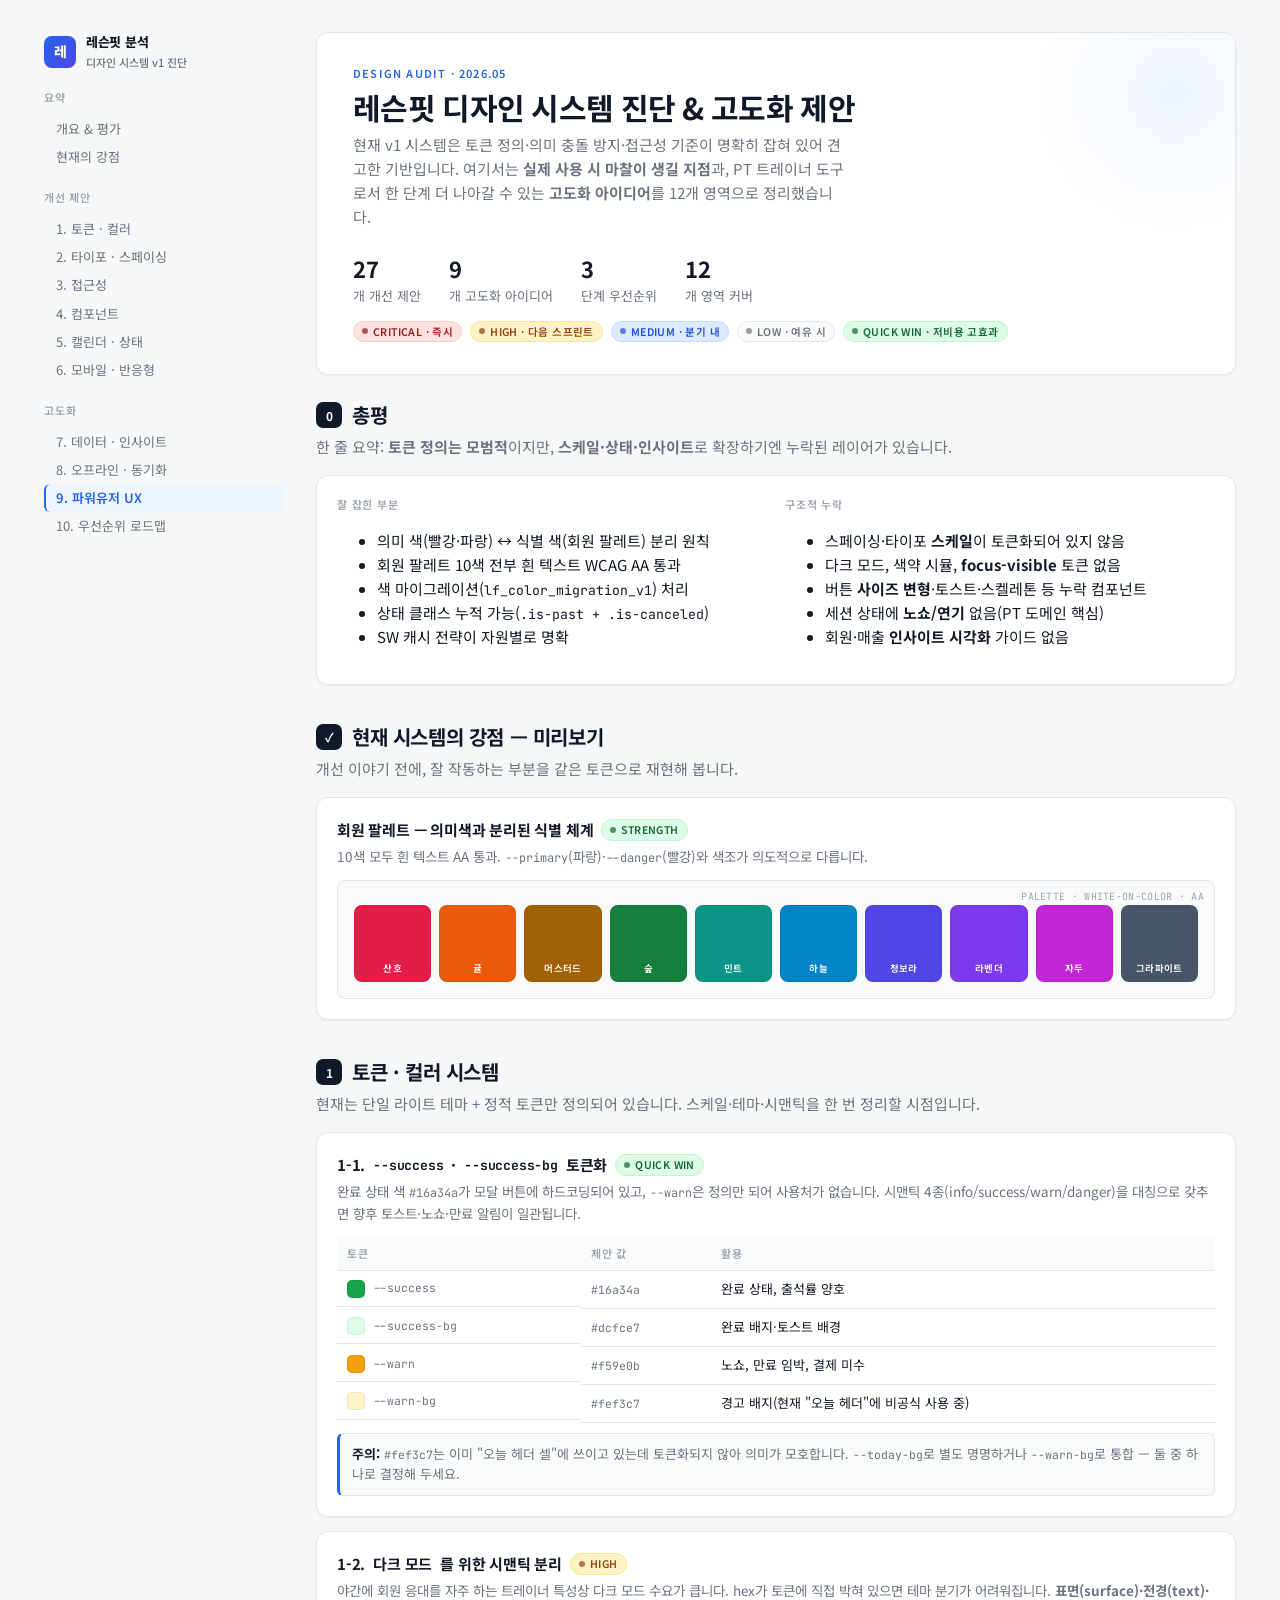
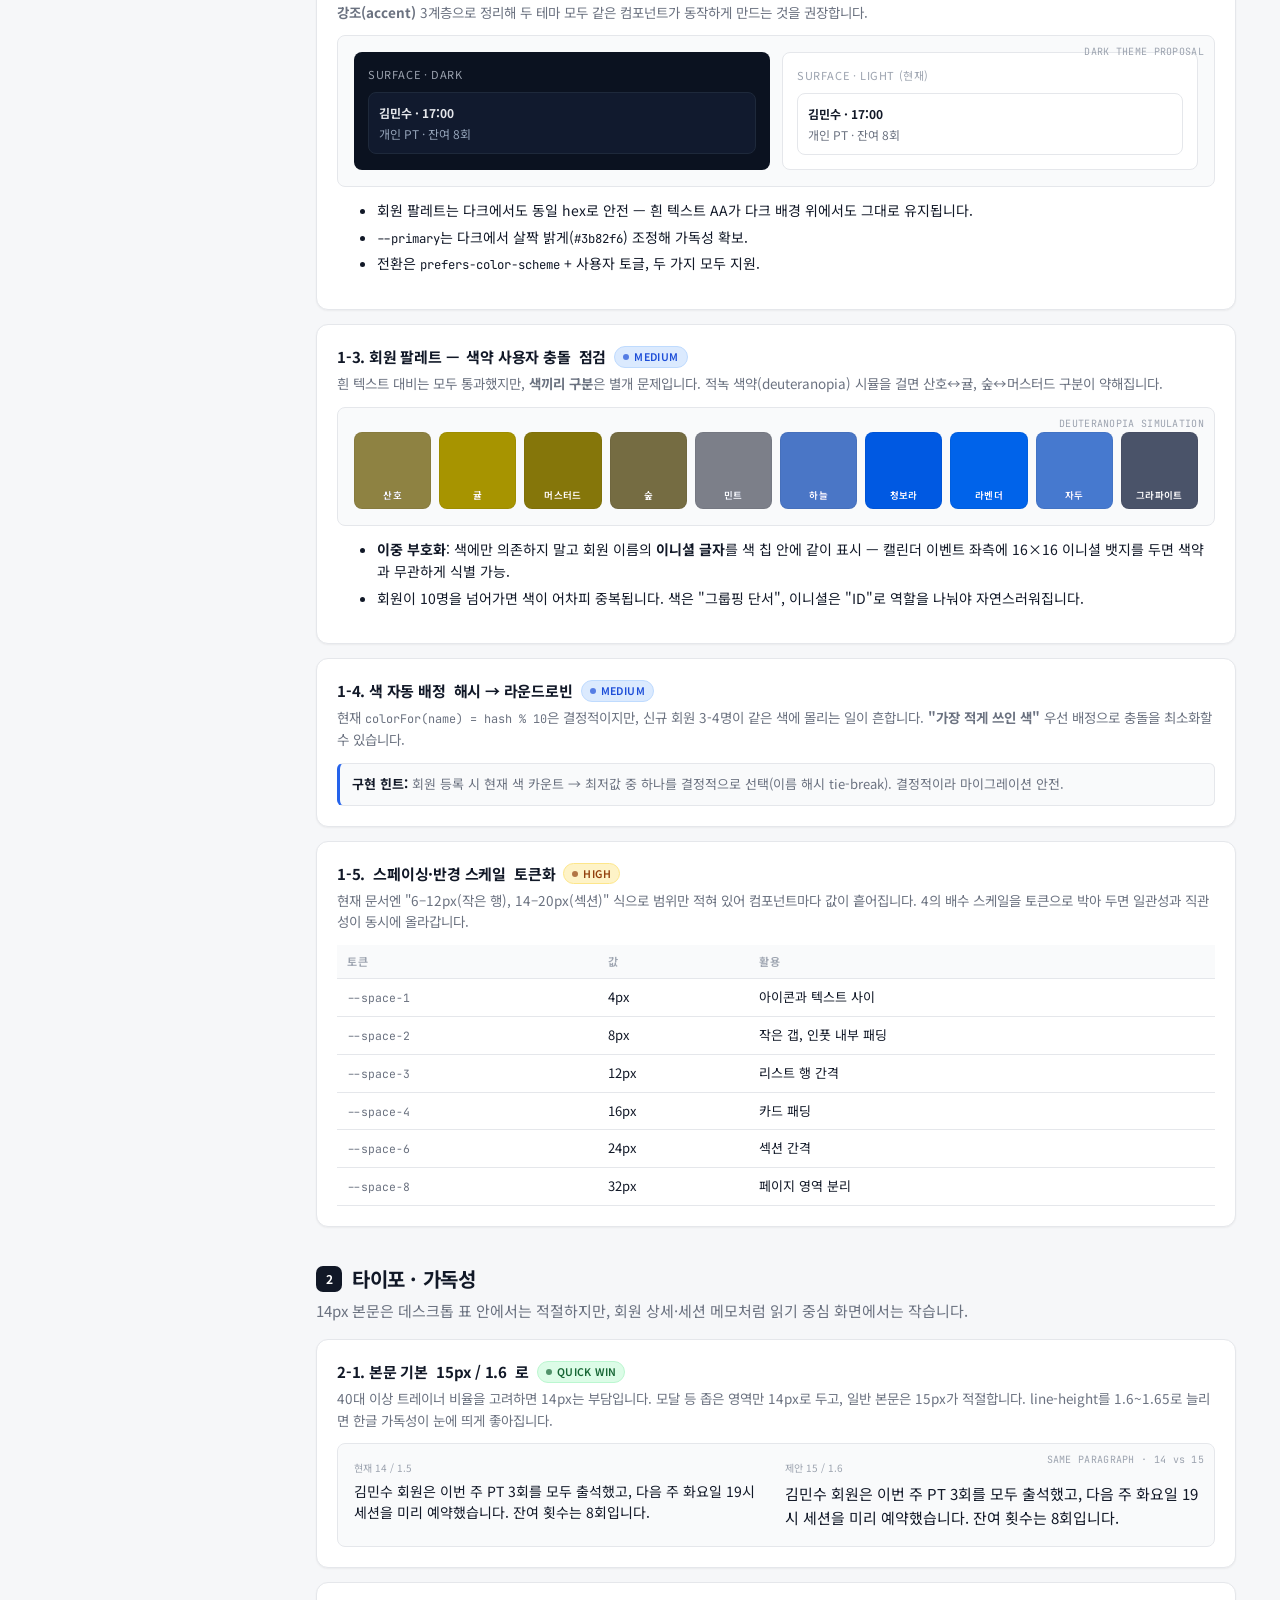
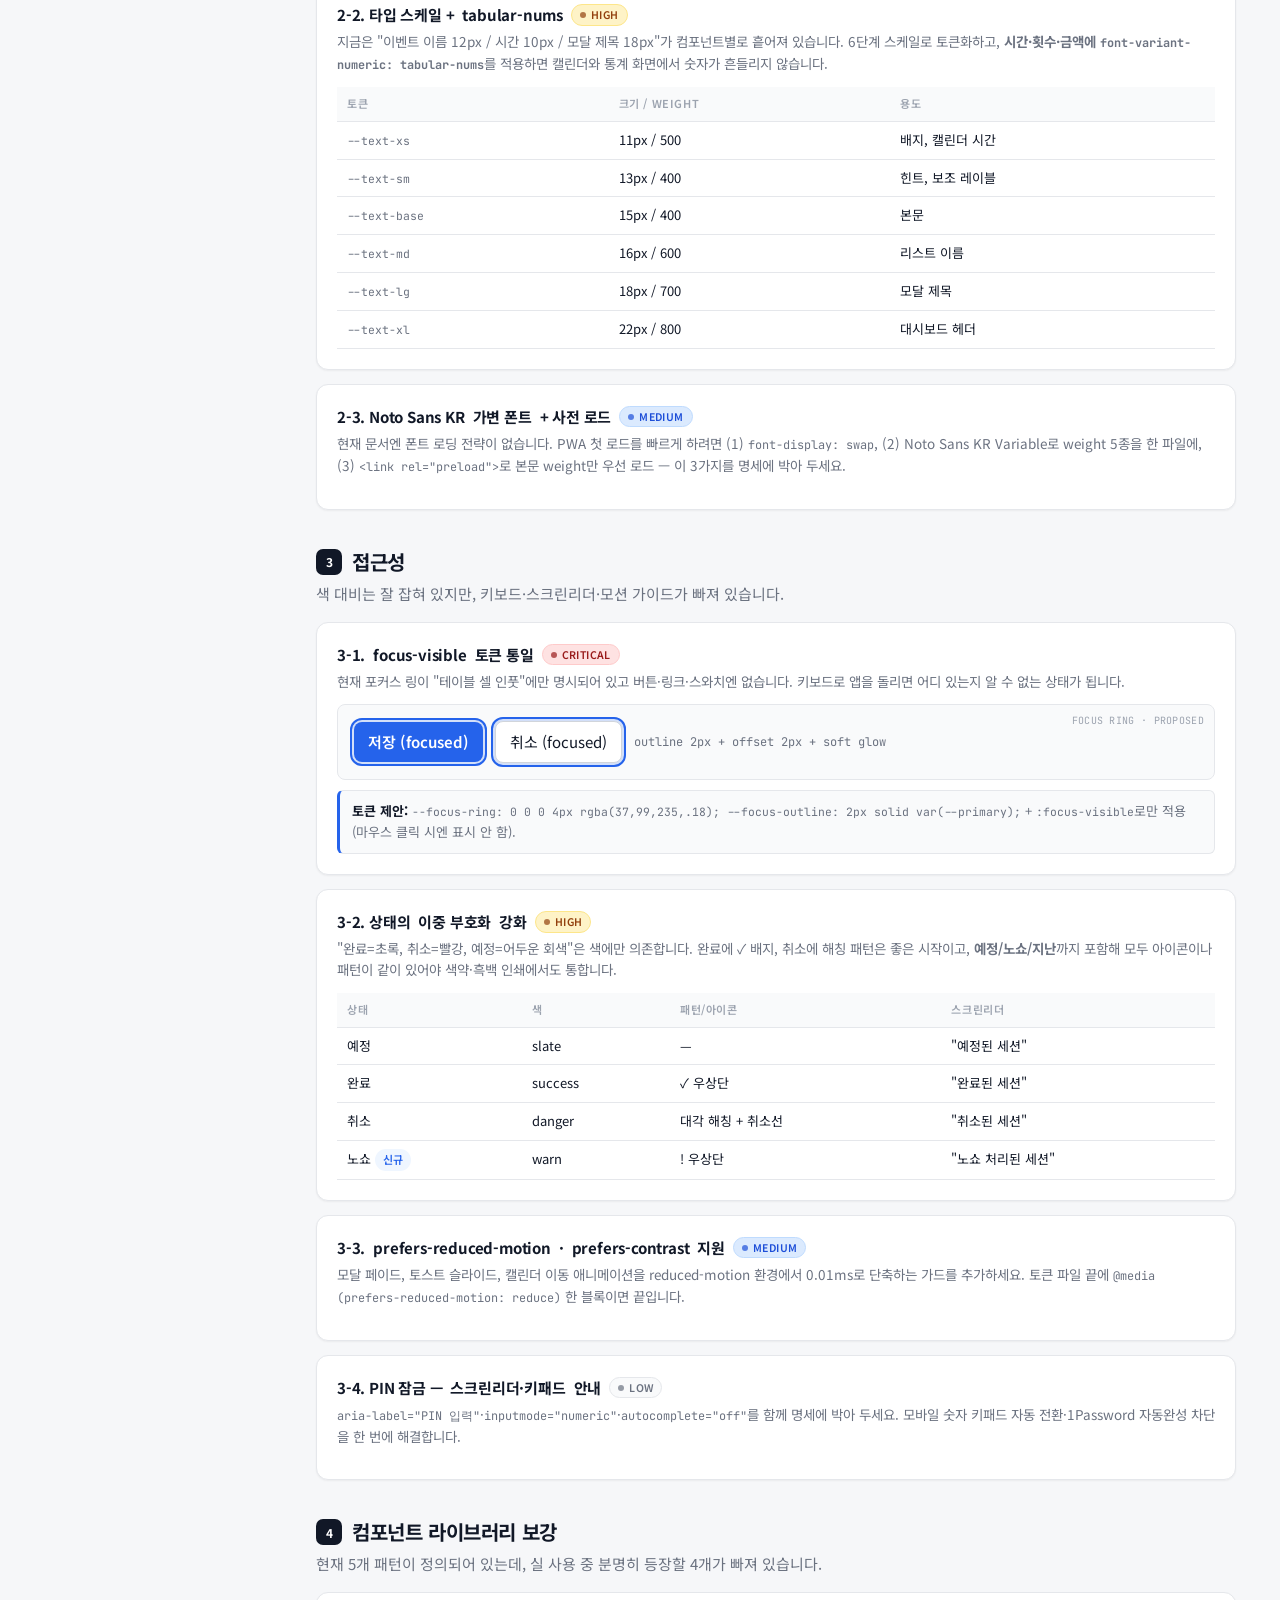
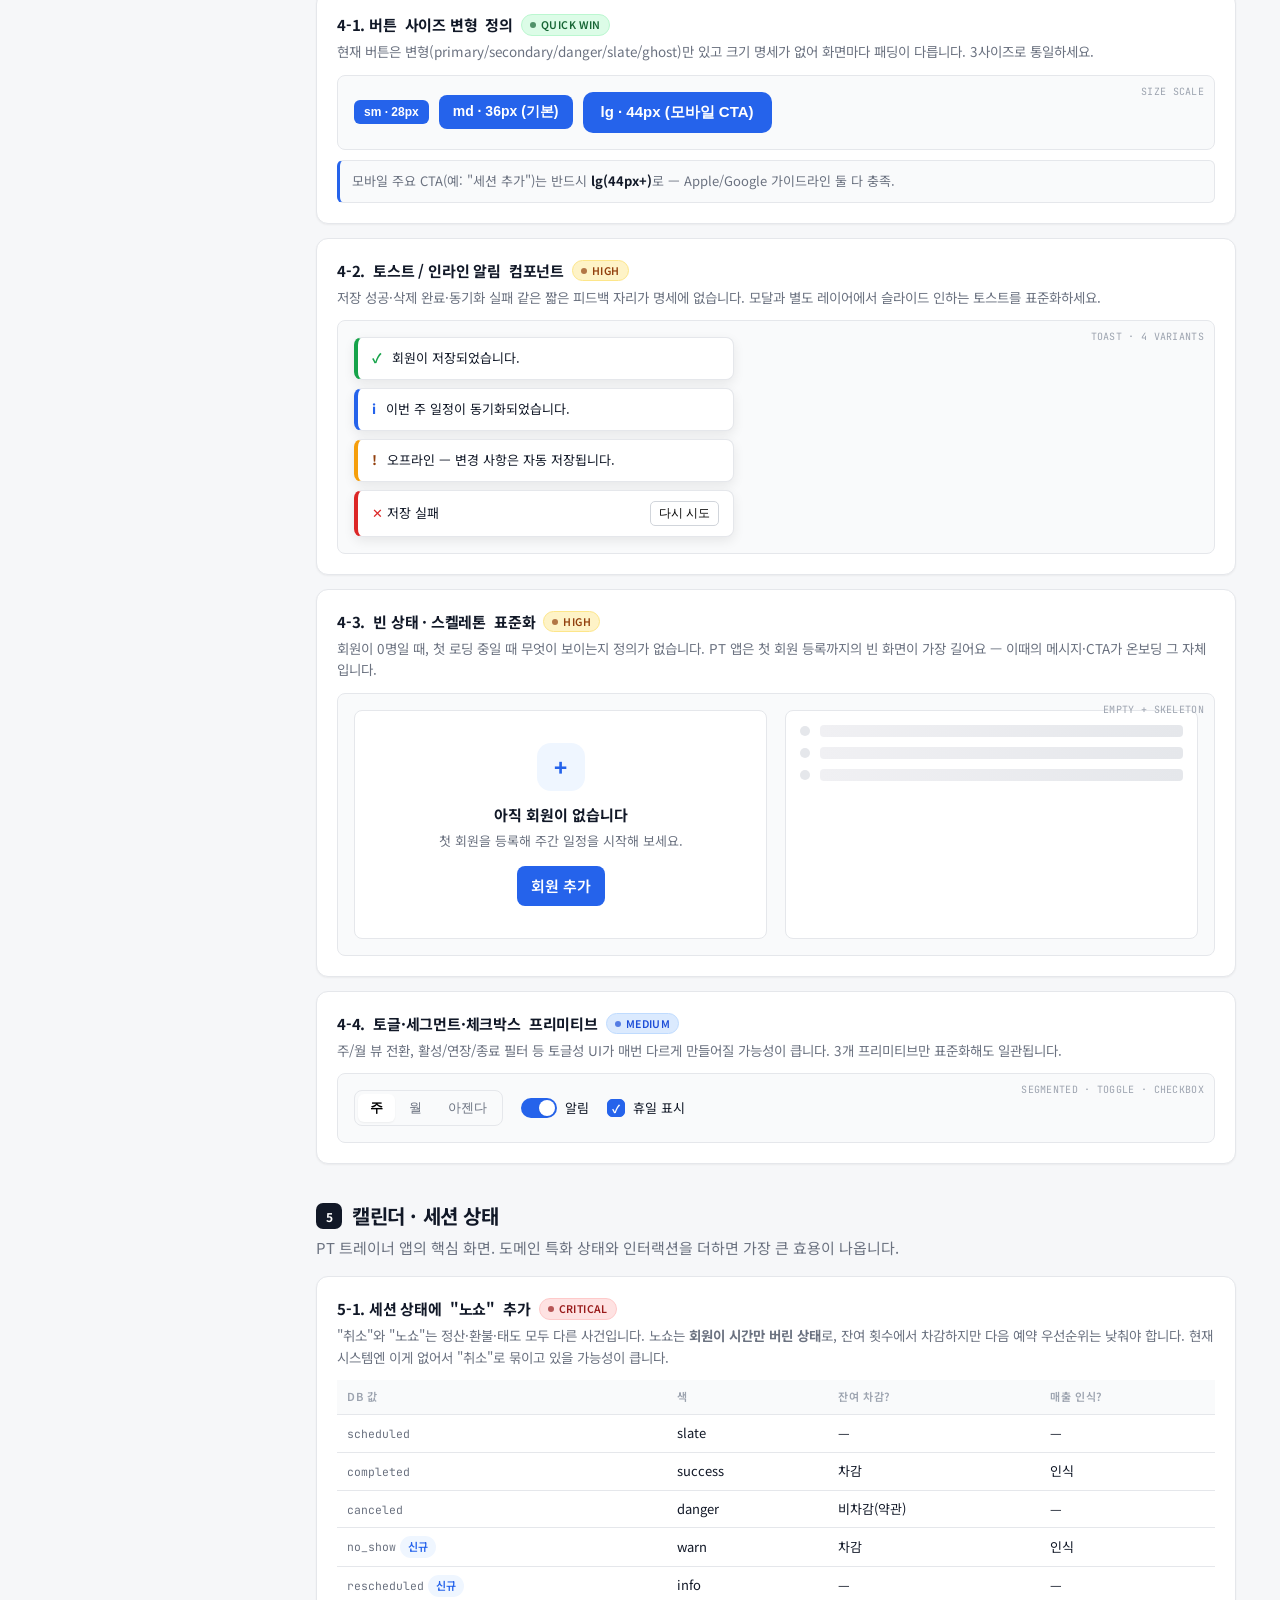
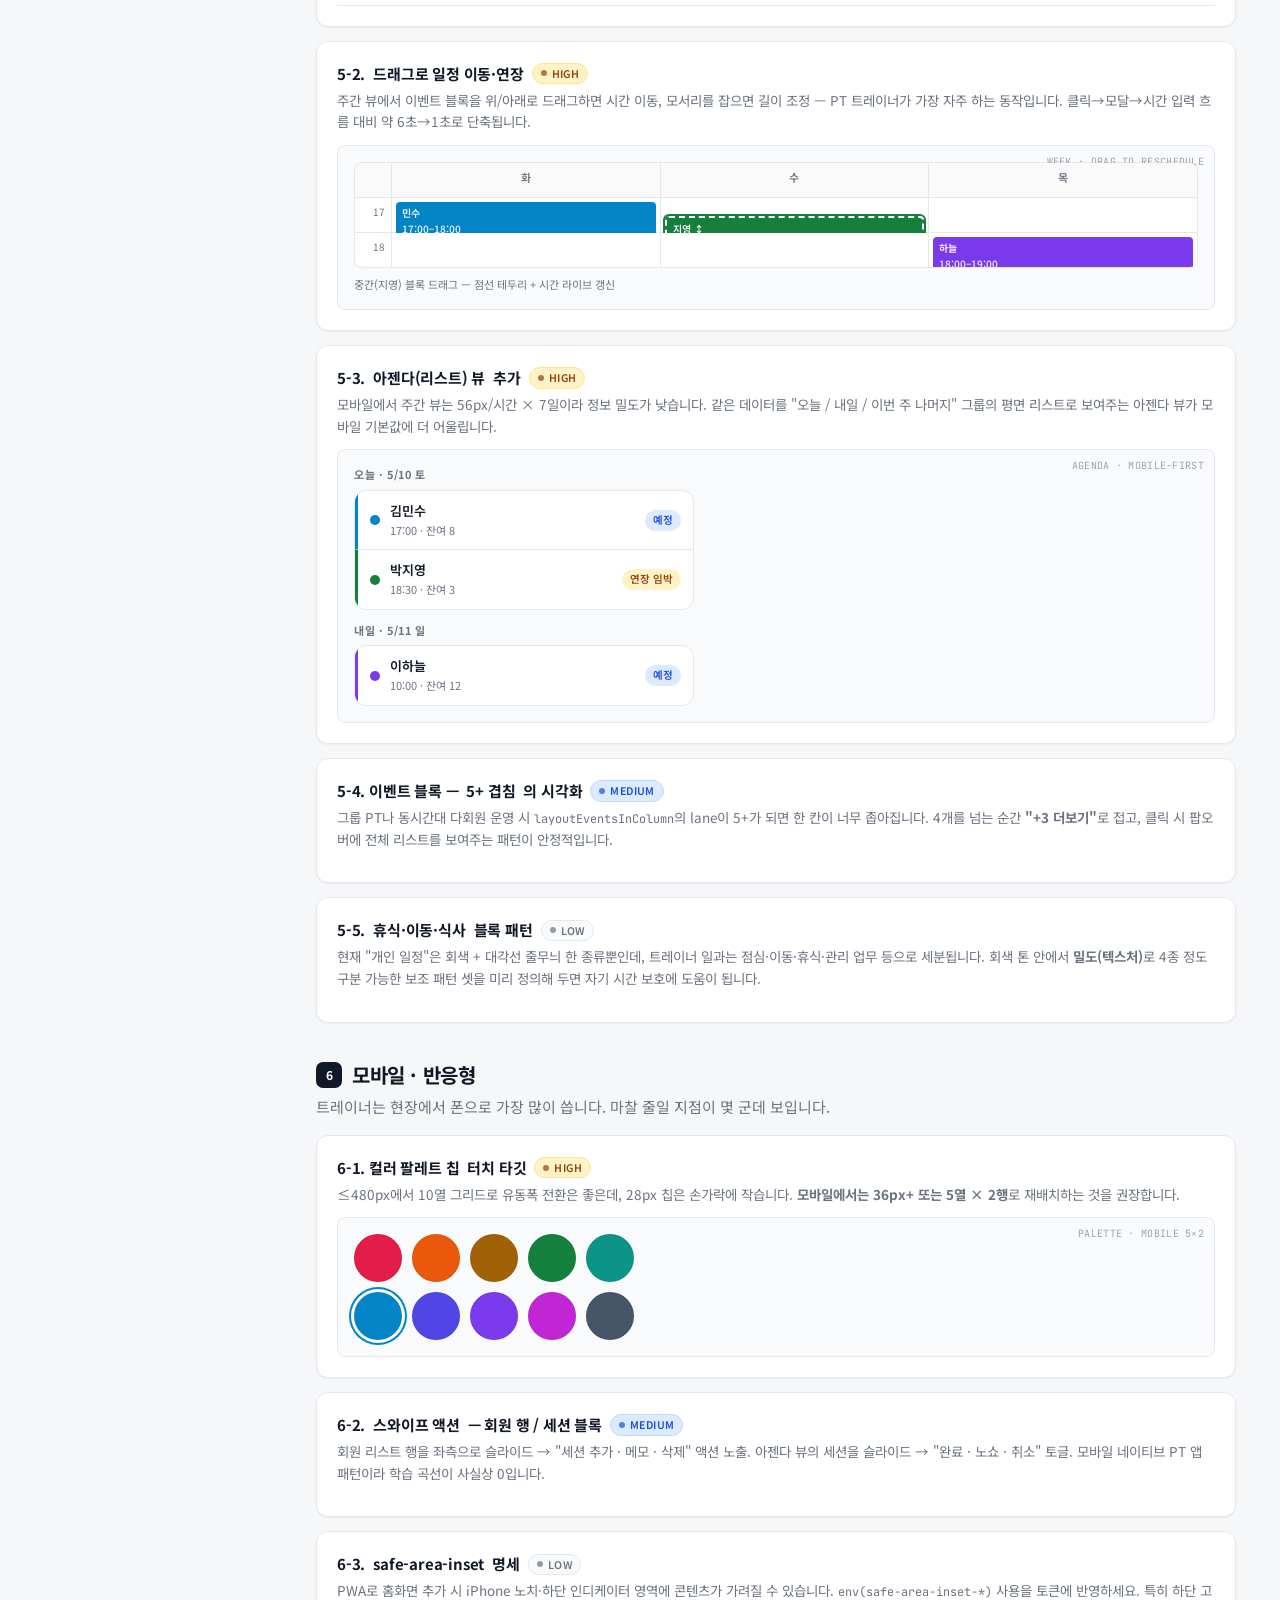
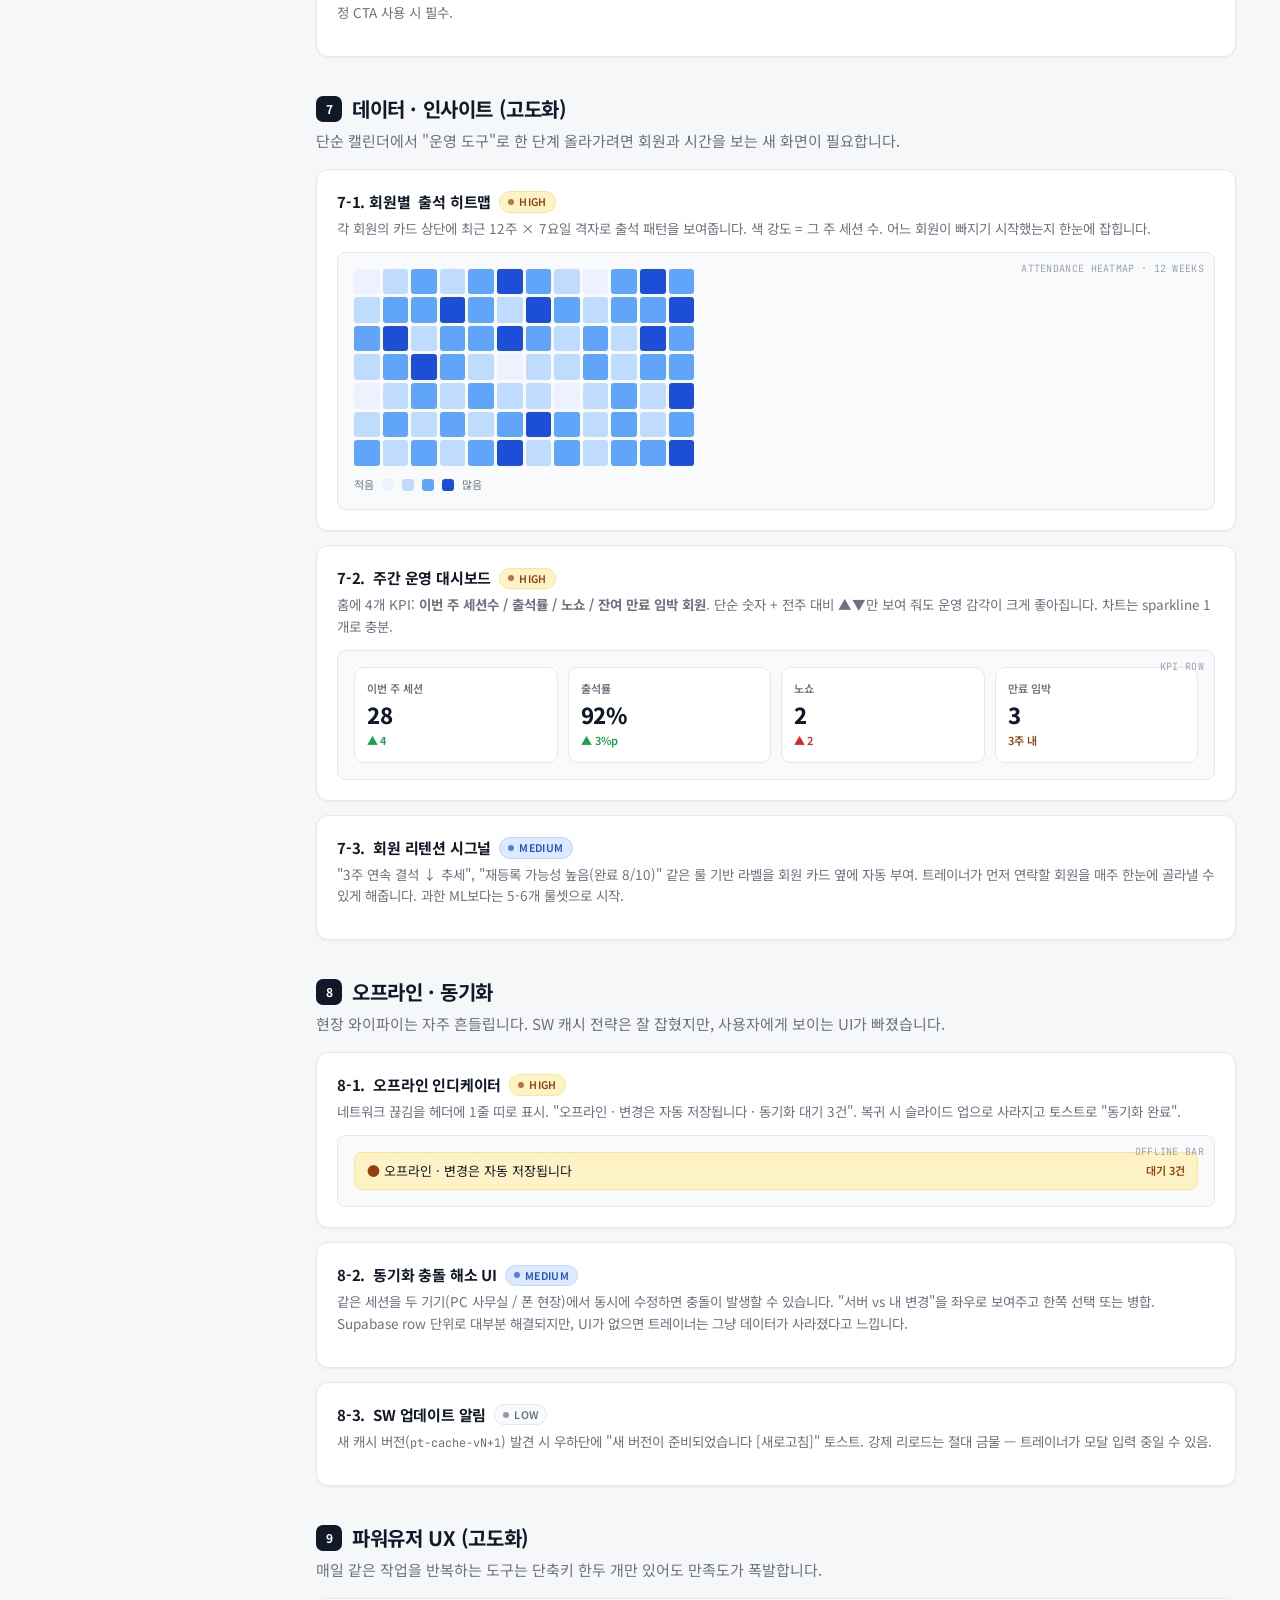
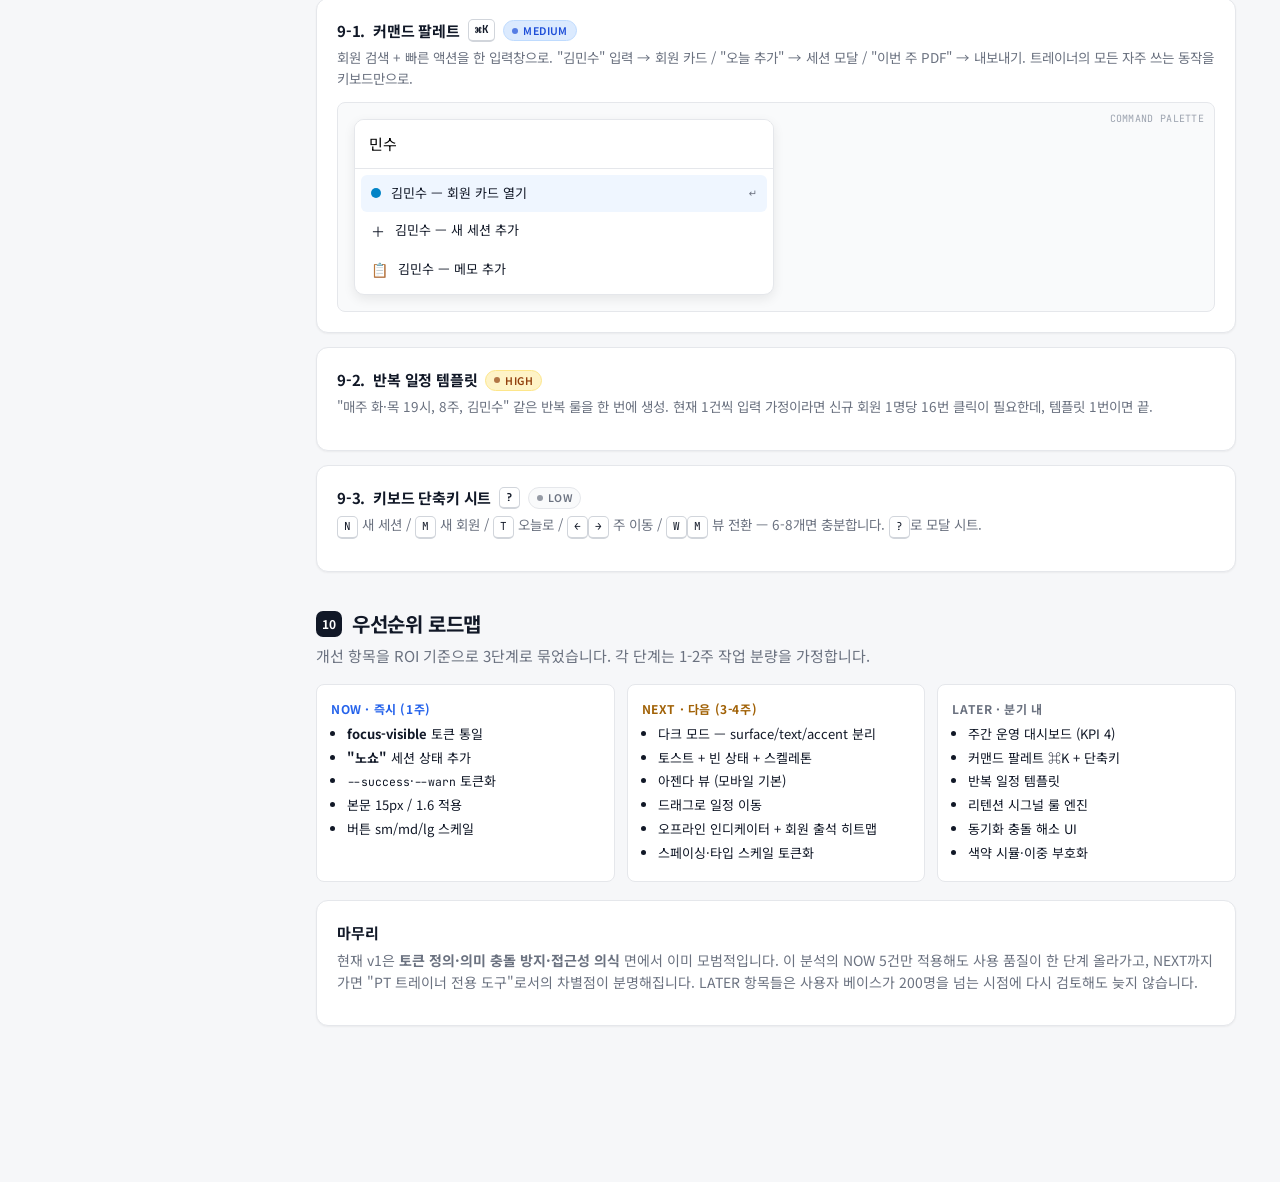
<file: docs/analysis.html>
<!doctype html>
<html lang="ko">
<head>
<meta charset="utf-8" />
<meta name="viewport" content="width=device-width,initial-scale=1" />
<title>레슨핏 — 디자인 진단 & 개선 제안</title>
<link href="https://fonts.googleapis.com/css2?family=Noto+Sans+KR:wght@400;500;600;700;800&family=JetBrains+Mono:wght@400;500&display=swap" rel="stylesheet">
<style>
  :root{
    --primary:#2563eb; --primary-hover:#1d4ed8; --primary-soft:#eff6ff;
    --slate:#111827; --slate-hover:#1f2937;
    --bg:#f6f7f9; --surface:#fff; --surface-alt:#fafafa; --surface-soft:#f9fafb;
    --border:#e5e7eb; --border-strong:#d1d5db;
    --text:#111827; --text-muted:#6b7280; --text-faint:#9ca3af;
    --danger:#dc2626; --danger-bg:#fee2e2; --danger-border:#fecaca;
    --info-bg:#dbeafe; --info-text:#1d4ed8;
    --success:#16a34a; --success-bg:#dcfce7;
    --warn:#f59e0b; --warn-bg:#fef3c7;
    --radius-sm:6px; --radius:8px; --radius-lg:12px;
    --shadow-sm:0 1px 2px rgba(0,0,0,.05);
    --shadow-md:0 4px 12px rgba(0,0,0,.08);
    --shadow-lg:0 20px 60px rgba(0,0,0,.25);
  }
  *{box-sizing:border-box}
  html,body{margin:0;background:var(--bg);color:var(--text);font-family:'Noto Sans KR',system-ui,sans-serif;font-size:15px;line-height:1.6;-webkit-font-smoothing:antialiased}
  code,kbd,.mono{font-family:'JetBrains Mono',ui-monospace,Menlo,monospace;font-size:.88em}

  /* Page shell */
  .page{display:grid;grid-template-columns:240px minmax(0,1fr);max-width:1240px;margin:0 auto;gap:32px;padding:32px 24px 120px}
  @media (max-width:900px){ .page{grid-template-columns:1fr;padding:20px 16px 80px} .toc{position:static!important;max-height:none!important} }

  /* Sidebar / TOC */
  .toc{position:sticky;top:24px;align-self:start;max-height:calc(100vh - 48px);overflow:auto;font-size:13px}
  .toc-brand{display:flex;align-items:center;gap:10px;margin-bottom:18px}
  .toc-brand .logo{width:32px;height:32px;border-radius:8px;background:linear-gradient(135deg,var(--primary),#4f46e5);display:grid;place-items:center;color:#fff;font-weight:800;font-size:14px;letter-spacing:-.5px}
  .toc-brand .name{font-weight:800;letter-spacing:-.3px}
  .toc-brand .name small{display:block;font-weight:500;color:var(--text-muted);font-size:11px;letter-spacing:0;margin-top:1px}
  .toc h4{margin:18px 0 8px;font-size:11px;color:var(--text-faint);text-transform:uppercase;letter-spacing:.8px;font-weight:600}
  .toc a{display:block;padding:5px 10px;color:var(--text-muted);text-decoration:none;border-radius:6px;border-left:2px solid transparent;line-height:1.4}
  .toc a:hover{color:var(--text);background:var(--surface-alt)}
  .toc a.is-active{color:var(--primary);background:var(--primary-soft);border-left-color:var(--primary);font-weight:600}

  /* Hero */
  .hero{background:var(--surface);border:1px solid var(--border);border-radius:var(--radius-lg);padding:32px 36px;margin-bottom:24px;box-shadow:var(--shadow-sm);position:relative;overflow:hidden}
  .hero::after{content:"";position:absolute;right:-80px;top:-80px;width:280px;height:280px;border-radius:50%;background:radial-gradient(circle,var(--primary-soft),transparent 70%);pointer-events:none}
  .hero .eyebrow{font-size:11px;font-weight:600;color:var(--primary);letter-spacing:1.2px;text-transform:uppercase}
  .hero h1{margin:6px 0 8px;font-size:30px;letter-spacing:-.7px;line-height:1.2}
  .hero p{margin:0;color:var(--text-muted);max-width:62ch}
  .hero-stats{display:flex;gap:28px;margin-top:22px;flex-wrap:wrap;position:relative;z-index:1}
  .hero-stats .s{font-size:13px;color:var(--text-muted)}
  .hero-stats .s b{display:block;color:var(--text);font-size:22px;font-weight:700;letter-spacing:-.3px}

  /* Section / cards */
  section{scroll-margin-top:24px;margin-bottom:36px}
  section > h2{font-size:20px;letter-spacing:-.4px;margin:0 0 4px;display:flex;align-items:center;gap:10px}
  section > h2 .num{display:inline-grid;place-items:center;width:26px;height:26px;border-radius:7px;background:var(--slate);color:#fff;font-size:12px;font-weight:700}
  section > .lede{margin:0 0 16px;color:var(--text-muted)}

  .card{background:var(--surface);border:1px solid var(--border);border-radius:var(--radius-lg);padding:20px;box-shadow:var(--shadow-sm)}
  .card + .card{margin-top:14px}
  .card h3{margin:0 0 4px;font-size:15px;font-weight:700;letter-spacing:-.2px;display:flex;align-items:center;gap:8px;flex-wrap:wrap}
  .card h3 + p, .card h3 + .lede{margin:0 0 12px;color:var(--text-muted);font-size:13.5px}
  .card .body{font-size:14px}
  .card .body p{margin:0 0 8px}
  .card .body ul{margin:6px 0 0;padding-left:18px}
  .card .body li{margin:4px 0}

  /* Tags */
  .tag{display:inline-flex;align-items:center;gap:5px;font-size:10.5px;font-weight:600;letter-spacing:.4px;text-transform:uppercase;padding:3px 8px;border-radius:999px;border:1px solid transparent;line-height:1.3}
  .tag.crit{background:var(--danger-bg);color:#991b1b;border-color:var(--danger-border)}
  .tag.high{background:var(--warn-bg);color:#92400e;border-color:#fde68a}
  .tag.med{background:var(--info-bg);color:var(--info-text);border-color:#bfdbfe}
  .tag.low{background:var(--surface-soft);color:var(--text-muted);border-color:var(--border)}
  .tag.win{background:var(--success-bg);color:#166534;border-color:#bbf7d0}
  .tag::before{content:"";width:6px;height:6px;border-radius:50%;background:currentColor;opacity:.7}

  /* Two-col split inside cards */
  .split{display:grid;grid-template-columns:1fr 1fr;gap:18px}
  @media (max-width:720px){ .split{grid-template-columns:1fr} }
  .split h4{font-size:11px;color:var(--text-faint);text-transform:uppercase;letter-spacing:.8px;font-weight:600;margin:0 0 8px}

  /* Code-ish callout */
  .note{margin:10px 0 0;padding:10px 12px;background:var(--surface-soft);border:1px solid var(--border);border-left:3px solid var(--primary);border-radius:6px;font-size:13px;color:var(--text-muted)}
  .note b{color:var(--text)}

  /* Visual demos */
  .demo{margin-top:12px;padding:16px;background:var(--surface-soft);border:1px solid var(--border);border-radius:var(--radius);position:relative}
  .demo .demo-label{position:absolute;top:8px;right:10px;font-family:'JetBrains Mono',monospace;font-size:10px;color:var(--text-faint);letter-spacing:.3px}

  /* Color swatches */
  .palette{display:grid;grid-template-columns:repeat(10,1fr);gap:8px;margin-top:8px}
  .swatch{aspect-ratio:1;border-radius:8px;display:grid;place-items:end center;padding-bottom:6px;color:#fff;font-size:9.5px;font-weight:600;letter-spacing:.3px;box-shadow:inset 0 0 0 1px rgba(0,0,0,.05)}
  .palette.cb-sim .swatch{filter:url(#deuter)}

  /* Member row preview */
  .preview-list{list-style:none;margin:0;padding:0;border:1px solid var(--border);border-radius:var(--radius-lg);background:var(--surface);overflow:hidden}
  .preview-list li{display:flex;align-items:center;gap:10px;padding:10px 12px;border-bottom:1px solid var(--border);border-left:3px solid var(--accent,#0284c7);font-size:13px}
  .preview-list li:last-child{border-bottom:none}
  .preview-list .dot{width:10px;height:10px;border-radius:50%;background:var(--accent,#0284c7);flex-shrink:0}
  .preview-list .nm{font-weight:600}
  .preview-list .badge{margin-left:auto;font-size:10.5px;font-weight:600;padding:2px 8px;border-radius:999px;background:var(--info-bg);color:var(--info-text)}
  .preview-list .badge.warn{background:var(--warn-bg);color:#92400e}
  .preview-list .badge.danger{background:var(--danger-bg);color:#991b1b}

  /* Mini calendar */
  .mini-week{display:grid;grid-template-columns:36px repeat(3,1fr);gap:1px;background:var(--border);border:1px solid var(--border);border-radius:var(--radius);overflow:hidden;font-size:11px}
  .mini-week > div{background:var(--surface);padding:6px 8px;min-height:34px;position:relative}
  .mini-week .h{background:var(--surface-alt);font-weight:600;color:var(--text-muted);text-align:center}
  .mini-week .ev{position:absolute;left:4px;right:4px;color:#fff;border-radius:4px;padding:3px 6px;font-size:10px;font-weight:600;box-shadow:var(--shadow-sm)}

  /* Token table */
  table.tok{width:100%;border-collapse:collapse;font-size:13px;margin-top:8px}
  table.tok th, table.tok td{text-align:left;padding:8px 10px;border-bottom:1px solid var(--border)}
  table.tok th{font-size:11px;color:var(--text-faint);text-transform:uppercase;letter-spacing:.6px;font-weight:600;background:var(--surface-soft)}
  table.tok td.swatch-cell{display:flex;align-items:center;gap:8px}
  table.tok .chip{width:18px;height:18px;border-radius:5px;border:1px solid rgba(0,0,0,.06);flex-shrink:0}
  table.tok td .mono{color:var(--text-muted)}

  /* Severity legend */
  .legend{display:flex;gap:8px;flex-wrap:wrap;margin-top:14px}

  /* Roadmap */
  .roadmap{display:grid;grid-template-columns:repeat(3,1fr);gap:12px}
  @media (max-width:760px){ .roadmap{grid-template-columns:1fr} }
  .road{background:var(--surface);border:1px solid var(--border);border-radius:var(--radius);padding:14px}
  .road h5{margin:0 0 4px;font-size:12px;color:var(--text-faint);letter-spacing:.6px;text-transform:uppercase;font-weight:700}
  .road h5.now{color:var(--primary)}
  .road h5.next{color:#a16207}
  .road h5.later{color:var(--text-muted)}
  .road ul{margin:6px 0 0;padding-left:16px;font-size:13px}
  .road li{margin:3px 0}

  /* Misc */
  .kbd{display:inline-block;font-family:'JetBrains Mono',monospace;font-size:11px;padding:1px 6px;border:1px solid var(--border-strong);border-bottom-width:2px;border-radius:5px;background:var(--surface);color:var(--text)}
  .pill{display:inline-flex;gap:4px;align-items:center;font-size:11px;padding:2px 8px;border-radius:999px;background:var(--primary-soft);color:var(--primary);font-weight:600}
</style>
</head>
<body>

<!-- SVG filter for color-blind simulation (deuteranopia approximation) -->
<svg width="0" height="0" style="position:absolute" aria-hidden="true">
  <defs>
    <filter id="deuter">
      <feColorMatrix type="matrix" values="
        0.367 0.861 -0.228 0 0
        0.280 0.673  0.047 0 0
       -0.012 0.043  0.969 0 0
        0     0      0     1 0"/>
    </filter>
  </defs>
</svg>

<div class="page">

  <!-- ============== TOC ============== -->
  <aside class="toc">
    <div class="toc-brand">
      <div class="logo">레</div>
      <div class="name">레슨핏 분석<small>디자인 시스템 v1 진단</small></div>
    </div>
    <h4>요약</h4>
    <a href="#summary">개요 &amp; 평가</a>
    <a href="#strengths">현재의 강점</a>
    <h4>개선 제안</h4>
    <a href="#tokens">1. 토큰 · 컬러</a>
    <a href="#typography">2. 타이포 · 스페이싱</a>
    <a href="#a11y">3. 접근성</a>
    <a href="#components">4. 컴포넌트</a>
    <a href="#calendar">5. 캘린더 · 상태</a>
    <a href="#mobile">6. 모바일 · 반응형</a>
    <h4>고도화</h4>
    <a href="#insights">7. 데이터 · 인사이트</a>
    <a href="#offline">8. 오프라인 · 동기화</a>
    <a href="#power">9. 파워유저 UX</a>
    <a href="#roadmap">10. 우선순위 로드맵</a>
  </aside>

  <!-- ============== MAIN ============== -->
  <main>

    <!-- HERO -->
    <div class="hero">
      <div class="eyebrow">DESIGN AUDIT · 2026.05</div>
      <h1>레슨핏 디자인 시스템 진단 &amp; 고도화 제안</h1>
      <p>현재 v1 시스템은 토큰 정의·의미 충돌 방지·접근성 기준이 명확히 잡혀 있어 견고한 기반입니다. 여기서는 <b>실제 사용 시 마찰이 생길 지점</b>과, PT 트레이너 도구로서 한 단계 더 나아갈 수 있는 <b>고도화 아이디어</b>를 12개 영역으로 정리했습니다.</p>
      <div class="hero-stats">
        <div class="s"><b>27</b>개 개선 제안</div>
        <div class="s"><b>9</b>개 고도화 아이디어</div>
        <div class="s"><b>3</b>단계 우선순위</div>
        <div class="s"><b>12</b>개 영역 커버</div>
      </div>
      <div class="legend">
        <span class="tag crit">Critical · 즉시</span>
        <span class="tag high">High · 다음 스프린트</span>
        <span class="tag med">Medium · 분기 내</span>
        <span class="tag low">Low · 여유 시</span>
        <span class="tag win">Quick win · 저비용 고효과</span>
      </div>
    </div>

    <!-- SUMMARY -->
    <section id="summary">
      <h2><span class="num">0</span>총평</h2>
      <p class="lede">한 줄 요약: <b>토큰 정의는 모범적</b>이지만, <b>스케일·상태·인사이트</b>로 확장하기엔 누락된 레이어가 있습니다.</p>

      <div class="card">
        <div class="split">
          <div>
            <h4>잘 잡힌 부분</h4>
            <ul>
              <li>의미 색(빨강·파랑) ↔ 식별 색(회원 팔레트) 분리 원칙</li>
              <li>회원 팔레트 10색 전부 흰 텍스트 WCAG AA 통과</li>
              <li>색 마이그레이션(<span class="mono">lf_color_migration_v1</span>) 처리</li>
              <li>상태 클래스 누적 가능(<span class="mono">.is-past + .is-canceled</span>)</li>
              <li>SW 캐시 전략이 자원별로 명확</li>
            </ul>
          </div>
          <div>
            <h4>구조적 누락</h4>
            <ul>
              <li>스페이싱·타이포 <b>스케일</b>이 토큰화되어 있지 않음</li>
              <li>다크 모드, 색약 시뮬, <b>focus-visible</b> 토큰 없음</li>
              <li>버튼 <b>사이즈 변형</b>·토스트·스켈레톤 등 누락 컴포넌트</li>
              <li>세션 상태에 <b>노쇼/연기</b> 없음(PT 도메인 핵심)</li>
              <li>회원·매출 <b>인사이트 시각화</b> 가이드 없음</li>
            </ul>
          </div>
        </div>
      </div>
    </section>

    <!-- STRENGTHS LIVE PREVIEW -->
    <section id="strengths">
      <h2><span class="num">✓</span>현재 시스템의 강점 — 미리보기</h2>
      <p class="lede">개선 이야기 전에, 잘 작동하는 부분을 같은 토큰으로 재현해 봅니다.</p>

      <div class="card">
        <h3>회원 팔레트 — 의미색과 분리된 식별 체계 <span class="tag win">Strength</span></h3>
        <p>10색 모두 흰 텍스트 AA 통과. <span class="mono">--primary</span>(파랑)·<span class="mono">--danger</span>(빨강)와 색조가 의도적으로 다릅니다.</p>
        <div class="demo">
          <div class="demo-label">PALETTE · WHITE-ON-COLOR · AA</div>
          <div class="palette">
            <div class="swatch" style="background:#e11d48">산호</div>
            <div class="swatch" style="background:#ea580c">귤</div>
            <div class="swatch" style="background:#a16207">머스터드</div>
            <div class="swatch" style="background:#15803d">숲</div>
            <div class="swatch" style="background:#0d9488">민트</div>
            <div class="swatch" style="background:#0284c7">하늘</div>
            <div class="swatch" style="background:#4f46e5">청보라</div>
            <div class="swatch" style="background:#7c3aed">라벤더</div>
            <div class="swatch" style="background:#c026d3">자두</div>
            <div class="swatch" style="background:#475569">그라파이트</div>
          </div>
        </div>
      </div>
    </section>

    <!-- ================================================== -->
    <!-- 1. TOKENS / COLOR -->
    <!-- ================================================== -->
    <section id="tokens">
      <h2><span class="num">1</span>토큰 · 컬러 시스템</h2>
      <p class="lede">현재는 단일 라이트 테마 + 정적 토큰만 정의되어 있습니다. 스케일·테마·시맨틱을 한 번 정리할 시점입니다.</p>

      <div class="card">
        <h3>1-1. <span class="mono">--success</span>·<span class="mono">--success-bg</span> 토큰화 <span class="tag win">Quick win</span></h3>
        <p>완료 상태 색 <span class="mono">#16a34a</span>가 모달 버튼에 하드코딩되어 있고, <span class="mono">--warn</span>은 정의만 되어 사용처가 없습니다. 시맨틱 4종(info/success/warn/danger)을 대칭으로 갖추면 향후 토스트·노쇼·만료 알림이 일관됩니다.</p>
        <table class="tok">
          <thead><tr><th>토큰</th><th>제안 값</th><th>활용</th></tr></thead>
          <tbody>
            <tr><td class="swatch-cell"><span class="chip" style="background:#16a34a"></span><span class="mono">--success</span></td><td><span class="mono">#16a34a</span></td><td>완료 상태, 출석률 양호</td></tr>
            <tr><td class="swatch-cell"><span class="chip" style="background:#dcfce7"></span><span class="mono">--success-bg</span></td><td><span class="mono">#dcfce7</span></td><td>완료 배지·토스트 배경</td></tr>
            <tr><td class="swatch-cell"><span class="chip" style="background:#f59e0b"></span><span class="mono">--warn</span></td><td><span class="mono">#f59e0b</span></td><td>노쇼, 만료 임박, 결제 미수</td></tr>
            <tr><td class="swatch-cell"><span class="chip" style="background:#fef3c7"></span><span class="mono">--warn-bg</span></td><td><span class="mono">#fef3c7</span></td><td>경고 배지(현재 "오늘 헤더"에 비공식 사용 중)</td></tr>
          </tbody>
        </table>
        <div class="note"><b>주의:</b> <span class="mono">#fef3c7</span>는 이미 "오늘 헤더 셀"에 쓰이고 있는데 토큰화되지 않아 의미가 모호합니다. <span class="mono">--today-bg</span>로 별도 명명하거나 <span class="mono">--warn-bg</span>로 통합 — 둘 중 하나로 결정해 두세요.</div>
      </div>

      <div class="card">
        <h3>1-2. <b>다크 모드</b>를 위한 시맨틱 분리 <span class="tag high">High</span></h3>
        <p>야간에 회원 응대를 자주 하는 트레이너 특성상 다크 모드 수요가 큽니다. hex가 토큰에 직접 박혀 있으면 테마 분기가 어려워집니다. <b>표면(surface)·전경(text)·강조(accent)</b> 3계층으로 정리해 두 테마 모두 같은 컴포넌트가 동작하게 만드는 것을 권장합니다.</p>
        <div class="demo">
          <div class="demo-label">DARK THEME PROPOSAL</div>
          <div class="split" style="gap:12px">
            <div style="background:#0b1220;border-radius:8px;padding:14px;color:#e5e7eb">
              <div style="font-size:11px;color:#9ca3af;letter-spacing:.6px;margin-bottom:8px">SURFACE · DARK</div>
              <div style="background:#111a2e;border:1px solid #1e293b;border-radius:8px;padding:10px;font-size:12px">
                <div style="font-weight:700;margin-bottom:2px">김민수 · 17:00</div>
                <div style="color:#94a3b8">개인 PT · 잔여 8회</div>
              </div>
            </div>
            <div style="background:var(--surface);border:1px solid var(--border);border-radius:8px;padding:14px">
              <div style="font-size:11px;color:var(--text-faint);letter-spacing:.6px;margin-bottom:8px">SURFACE · LIGHT (현재)</div>
              <div style="background:var(--surface);border:1px solid var(--border);border-radius:8px;padding:10px;font-size:12px">
                <div style="font-weight:700;margin-bottom:2px">김민수 · 17:00</div>
                <div style="color:var(--text-muted)">개인 PT · 잔여 8회</div>
              </div>
            </div>
          </div>
        </div>
        <ul class="body" style="margin-top:12px">
          <li>회원 팔레트는 다크에서도 동일 hex로 안전 — 흰 텍스트 AA가 다크 배경 위에서도 그대로 유지됩니다.</li>
          <li><span class="mono">--primary</span>는 다크에서 살짝 밝게(<span class="mono">#3b82f6</span>) 조정해 가독성 확보.</li>
          <li>전환은 <span class="mono">prefers-color-scheme</span> + 사용자 토글, 두 가지 모두 지원.</li>
        </ul>
      </div>

      <div class="card">
        <h3>1-3. 회원 팔레트 — <b>색약 사용자 충돌</b> 점검 <span class="tag med">Medium</span></h3>
        <p>흰 텍스트 대비는 모두 통과했지만, <b>색끼리 구분</b>은 별개 문제입니다. 적녹 색약(deuteranopia) 시뮬을 걸면 산호↔귤, 숲↔머스터드 구분이 약해집니다.</p>
        <div class="demo">
          <div class="demo-label">DEUTERANOPIA SIMULATION</div>
          <div class="palette cb-sim">
            <div class="swatch" style="background:#e11d48">산호</div>
            <div class="swatch" style="background:#ea580c">귤</div>
            <div class="swatch" style="background:#a16207">머스터드</div>
            <div class="swatch" style="background:#15803d">숲</div>
            <div class="swatch" style="background:#0d9488">민트</div>
            <div class="swatch" style="background:#0284c7">하늘</div>
            <div class="swatch" style="background:#4f46e5">청보라</div>
            <div class="swatch" style="background:#7c3aed">라벤더</div>
            <div class="swatch" style="background:#c026d3">자두</div>
            <div class="swatch" style="background:#475569">그라파이트</div>
          </div>
        </div>
        <ul class="body" style="margin-top:12px">
          <li><b>이중 부호화</b>: 색에만 의존하지 말고 회원 이름의 <b>이니셜 글자</b>를 색 칩 안에 같이 표시 — 캘린더 이벤트 좌측에 16×16 이니셜 뱃지를 두면 색약과 무관하게 식별 가능.</li>
          <li>회원이 10명을 넘어가면 색이 어차피 중복됩니다. 색은 "그룹핑 단서", 이니셜은 "ID"로 역할을 나눠야 자연스러워집니다.</li>
        </ul>
      </div>

      <div class="card">
        <h3>1-4. 색 자동 배정 <b>해시 → 라운드로빈</b> <span class="tag med">Medium</span></h3>
        <p>현재 <span class="mono">colorFor(name) = hash % 10</span>은 결정적이지만, 신규 회원 3-4명이 같은 색에 몰리는 일이 흔합니다. <b>"가장 적게 쓰인 색"</b> 우선 배정으로 충돌을 최소화할 수 있습니다.</p>
        <div class="note"><b>구현 힌트:</b> 회원 등록 시 현재 색 카운트 → 최저값 중 하나를 결정적으로 선택(이름 해시 tie-break). 결정적이라 마이그레이션 안전.</div>
      </div>

      <div class="card">
        <h3>1-5. <b>스페이싱·반경 스케일</b> 토큰화 <span class="tag high">High</span></h3>
        <p>현재 문서엔 "6–12px(작은 행), 14–20px(섹션)" 식으로 범위만 적혀 있어 컴포넌트마다 값이 흩어집니다. 4의 배수 스케일을 토큰으로 박아 두면 일관성과 직관성이 동시에 올라갑니다.</p>
        <table class="tok">
          <thead><tr><th>토큰</th><th>값</th><th>활용</th></tr></thead>
          <tbody>
            <tr><td><span class="mono">--space-1</span></td><td>4px</td><td>아이콘과 텍스트 사이</td></tr>
            <tr><td><span class="mono">--space-2</span></td><td>8px</td><td>작은 갭, 인풋 내부 패딩</td></tr>
            <tr><td><span class="mono">--space-3</span></td><td>12px</td><td>리스트 행 간격</td></tr>
            <tr><td><span class="mono">--space-4</span></td><td>16px</td><td>카드 패딩</td></tr>
            <tr><td><span class="mono">--space-6</span></td><td>24px</td><td>섹션 간격</td></tr>
            <tr><td><span class="mono">--space-8</span></td><td>32px</td><td>페이지 영역 분리</td></tr>
          </tbody>
        </table>
      </div>
    </section>

    <!-- ================================================== -->
    <!-- 2. TYPOGRAPHY -->
    <!-- ================================================== -->
    <section id="typography">
      <h2><span class="num">2</span>타이포 · 가독성</h2>
      <p class="lede">14px 본문은 데스크톱 표 안에서는 적절하지만, 회원 상세·세션 메모처럼 읽기 중심 화면에서는 작습니다.</p>

      <div class="card">
        <h3>2-1. 본문 기본 <b>15px / 1.6</b>로 <span class="tag win">Quick win</span></h3>
        <p>40대 이상 트레이너 비율을 고려하면 14px는 부담입니다. 모달 등 좁은 영역만 14px로 두고, 일반 본문은 15px가 적절합니다. line-height를 1.6~1.65로 늘리면 한글 가독성이 눈에 띄게 좋아집니다.</p>
        <div class="demo">
          <div class="demo-label">SAME PARAGRAPH · 14 vs 15</div>
          <div class="split">
            <div style="font-size:14px;line-height:1.5">
              <div style="font-size:10px;color:var(--text-faint);margin-bottom:6px">현재 14 / 1.5</div>
              김민수 회원은 이번 주 PT 3회를 모두 출석했고, 다음 주 화요일 19시 세션을 미리 예약했습니다. 잔여 횟수는 8회입니다.
            </div>
            <div style="font-size:15px;line-height:1.6">
              <div style="font-size:10px;color:var(--text-faint);margin-bottom:6px">제안 15 / 1.6</div>
              김민수 회원은 이번 주 PT 3회를 모두 출석했고, 다음 주 화요일 19시 세션을 미리 예약했습니다. 잔여 횟수는 8회입니다.
            </div>
          </div>
        </div>
      </div>

      <div class="card">
        <h3>2-2. 타입 스케일 + <b>tabular-nums</b> <span class="tag high">High</span></h3>
        <p>지금은 "이벤트 이름 12px / 시간 10px / 모달 제목 18px"가 컴포넌트별로 흩어져 있습니다. 6단계 스케일로 토큰화하고, <b>시간·횟수·금액에 <span class="mono">font-variant-numeric: tabular-nums</span></b>를 적용하면 캘린더와 통계 화면에서 숫자가 흔들리지 않습니다.</p>
        <table class="tok">
          <thead><tr><th>토큰</th><th>크기 / weight</th><th>용도</th></tr></thead>
          <tbody>
            <tr><td><span class="mono">--text-xs</span></td><td>11px / 500</td><td>배지, 캘린더 시간</td></tr>
            <tr><td><span class="mono">--text-sm</span></td><td>13px / 400</td><td>힌트, 보조 레이블</td></tr>
            <tr><td><span class="mono">--text-base</span></td><td>15px / 400</td><td>본문</td></tr>
            <tr><td><span class="mono">--text-md</span></td><td>16px / 600</td><td>리스트 이름</td></tr>
            <tr><td><span class="mono">--text-lg</span></td><td>18px / 700</td><td>모달 제목</td></tr>
            <tr><td><span class="mono">--text-xl</span></td><td>22px / 800</td><td>대시보드 헤더</td></tr>
          </tbody>
        </table>
      </div>

      <div class="card">
        <h3>2-3. Noto Sans KR <b>가변 폰트</b> + 사전 로드 <span class="tag med">Medium</span></h3>
        <p>현재 문서엔 폰트 로딩 전략이 없습니다. PWA 첫 로드를 빠르게 하려면 (1) <span class="mono">font-display: swap</span>, (2) Noto Sans KR Variable로 weight 5종을 한 파일에, (3) <span class="mono">&lt;link rel="preload"&gt;</span>로 본문 weight만 우선 로드 — 이 3가지를 명세에 박아 두세요.</p>
      </div>
    </section>

    <!-- ================================================== -->
    <!-- 3. ACCESSIBILITY -->
    <!-- ================================================== -->
    <section id="a11y">
      <h2><span class="num">3</span>접근성</h2>
      <p class="lede">색 대비는 잘 잡혀 있지만, 키보드·스크린리더·모션 가이드가 빠져 있습니다.</p>

      <div class="card">
        <h3>3-1. <b>focus-visible</b> 토큰 통일 <span class="tag crit">Critical</span></h3>
        <p>현재 포커스 링이 "테이블 셀 인풋"에만 명시되어 있고 버튼·링크·스와치엔 없습니다. 키보드로 앱을 돌리면 어디 있는지 알 수 없는 상태가 됩니다.</p>
        <div class="demo">
          <div class="demo-label">FOCUS RING · PROPOSED</div>
          <div style="display:flex;gap:12px;align-items:center;flex-wrap:wrap">
            <button style="padding:8px 14px;background:var(--primary);color:#fff;border:none;border-radius:8px;font:inherit;font-weight:600;outline:2px solid var(--primary);outline-offset:2px;box-shadow:0 0 0 4px rgba(37,99,235,.18)">저장 (focused)</button>
            <button style="padding:8px 14px;background:var(--surface);color:var(--text);border:1px solid var(--border-strong);border-radius:8px;font:inherit;outline:2px solid var(--primary);outline-offset:2px;box-shadow:0 0 0 4px rgba(37,99,235,.18)">취소 (focused)</button>
            <span class="mono" style="font-size:12px;color:var(--text-muted)">outline 2px + offset 2px + soft glow</span>
          </div>
        </div>
        <div class="note"><b>토큰 제안:</b> <span class="mono">--focus-ring: 0 0 0 4px rgba(37,99,235,.18); --focus-outline: 2px solid var(--primary);</span> + <span class="mono">:focus-visible</span>로만 적용 (마우스 클릭 시엔 표시 안 함).</div>
      </div>

      <div class="card">
        <h3>3-2. 상태의 <b>이중 부호화</b> 강화 <span class="tag high">High</span></h3>
        <p>"완료=초록, 취소=빨강, 예정=어두운 회색"은 색에만 의존합니다. 완료에 ✓ 배지, 취소에 해칭 패턴은 좋은 시작이고, <b>예정/노쇼/지난</b>까지 포함해 모두 아이콘이나 패턴이 같이 있어야 색약·흑백 인쇄에서도 통합니다.</p>
        <table class="tok">
          <thead><tr><th>상태</th><th>색</th><th>패턴/아이콘</th><th>스크린리더</th></tr></thead>
          <tbody>
            <tr><td>예정</td><td>slate</td><td>—</td><td>"예정된 세션"</td></tr>
            <tr><td>완료</td><td>success</td><td>✓ 우상단</td><td>"완료된 세션"</td></tr>
            <tr><td>취소</td><td>danger</td><td>대각 해칭 + 취소선</td><td>"취소된 세션"</td></tr>
            <tr><td>노쇼 <span class="pill">신규</span></td><td>warn</td><td>! 우상단</td><td>"노쇼 처리된 세션"</td></tr>
          </tbody>
        </table>
      </div>

      <div class="card">
        <h3>3-3. <b>prefers-reduced-motion</b>·<b>prefers-contrast</b> 지원 <span class="tag med">Medium</span></h3>
        <p>모달 페이드, 토스트 슬라이드, 캘린더 이동 애니메이션을 reduced-motion 환경에서 0.01ms로 단축하는 가드를 추가하세요. 토큰 파일 끝에 <span class="mono">@media (prefers-reduced-motion: reduce)</span> 한 블록이면 끝입니다.</p>
      </div>

      <div class="card">
        <h3>3-4. PIN 잠금 — <b>스크린리더·키패드</b> 안내 <span class="tag low">Low</span></h3>
        <p><span class="mono">aria-label="PIN 입력"</span>·<span class="mono">inputmode="numeric"</span>·<span class="mono">autocomplete="off"</span>를 함께 명세에 박아 두세요. 모바일 숫자 키패드 자동 전환·1Password 자동완성 차단을 한 번에 해결합니다.</p>
      </div>
    </section>

    <!-- ================================================== -->
    <!-- 4. COMPONENTS -->
    <!-- ================================================== -->
    <section id="components">
      <h2><span class="num">4</span>컴포넌트 라이브러리 보강</h2>
      <p class="lede">현재 5개 패턴이 정의되어 있는데, 실 사용 중 분명히 등장할 4개가 빠져 있습니다.</p>

      <div class="card">
        <h3>4-1. 버튼 <b>사이즈 변형</b> 정의 <span class="tag win">Quick win</span></h3>
        <p>현재 버튼은 변형(primary/secondary/danger/slate/ghost)만 있고 크기 명세가 없어 화면마다 패딩이 다릅니다. 3사이즈로 통일하세요.</p>
        <div class="demo">
          <div class="demo-label">SIZE SCALE</div>
          <div style="display:flex;gap:10px;align-items:center;flex-wrap:wrap">
            <button style="padding:5px 10px;font-size:12px;background:var(--primary);color:#fff;border:none;border-radius:6px;font-weight:600">sm · 28px</button>
            <button style="padding:8px 14px;font-size:14px;background:var(--primary);color:#fff;border:none;border-radius:8px;font-weight:600">md · 36px (기본)</button>
            <button style="padding:11px 18px;font-size:15px;background:var(--primary);color:#fff;border:none;border-radius:10px;font-weight:600">lg · 44px (모바일 CTA)</button>
          </div>
        </div>
        <div class="note">모바일 주요 CTA(예: "세션 추가")는 반드시 <b>lg(44px+)</b>로 — Apple/Google 가이드라인 둘 다 충족.</div>
      </div>

      <div class="card">
        <h3>4-2. <b>토스트 / 인라인 알림</b> 컴포넌트 <span class="tag high">High</span></h3>
        <p>저장 성공·삭제 완료·동기화 실패 같은 짧은 피드백 자리가 명세에 없습니다. 모달과 별도 레이어에서 슬라이드 인하는 토스트를 표준화하세요.</p>
        <div class="demo">
          <div class="demo-label">TOAST · 4 VARIANTS</div>
          <div style="display:flex;flex-direction:column;gap:8px;max-width:380px">
            <div style="background:#fff;border:1px solid var(--border);border-left:4px solid var(--success);border-radius:8px;padding:10px 14px;box-shadow:var(--shadow-md);font-size:13px;display:flex;align-items:center;gap:10px"><span style="color:var(--success);font-weight:800">✓</span> 회원이 저장되었습니다.</div>
            <div style="background:#fff;border:1px solid var(--border);border-left:4px solid var(--primary);border-radius:8px;padding:10px 14px;box-shadow:var(--shadow-md);font-size:13px;display:flex;align-items:center;gap:10px"><span style="color:var(--primary);font-weight:800">i</span> 이번 주 일정이 동기화되었습니다.</div>
            <div style="background:#fff;border:1px solid var(--border);border-left:4px solid var(--warn);border-radius:8px;padding:10px 14px;box-shadow:var(--shadow-md);font-size:13px;display:flex;align-items:center;gap:10px"><span style="color:#92400e;font-weight:800">!</span> 오프라인 — 변경 사항은 자동 저장됩니다.</div>
            <div style="background:#fff;border:1px solid var(--border);border-left:4px solid var(--danger);border-radius:8px;padding:10px 14px;box-shadow:var(--shadow-md);font-size:13px;display:flex;align-items:center;gap:10px;justify-content:space-between"><span><span style="color:var(--danger);font-weight:800">✕</span> 저장 실패</span><button style="font-size:12px;padding:3px 8px;border:1px solid var(--border-strong);border-radius:5px;background:#fff;cursor:pointer">다시 시도</button></div>
          </div>
        </div>
      </div>

      <div class="card">
        <h3>4-3. <b>빈 상태 · 스켈레톤</b> 표준화 <span class="tag high">High</span></h3>
        <p>회원이 0명일 때, 첫 로딩 중일 때 무엇이 보이는지 정의가 없습니다. PT 앱은 첫 회원 등록까지의 빈 화면이 가장 길어요 — 이때의 메시지·CTA가 온보딩 그 자체입니다.</p>
        <div class="demo">
          <div class="demo-label">EMPTY + SKELETON</div>
          <div class="split">
            <div style="background:#fff;border:1px solid var(--border);border-radius:8px;padding:32px 20px;text-align:center">
              <div style="width:48px;height:48px;border-radius:14px;margin:0 auto 12px;background:var(--primary-soft);display:grid;place-items:center;color:var(--primary);font-size:22px;font-weight:800">+</div>
              <div style="font-weight:700;margin-bottom:4px">아직 회원이 없습니다</div>
              <div style="font-size:13px;color:var(--text-muted);margin-bottom:14px">첫 회원을 등록해 주간 일정을 시작해 보세요.</div>
              <button style="padding:8px 14px;background:var(--primary);color:#fff;border:none;border-radius:8px;font:inherit;font-weight:600">회원 추가</button>
            </div>
            <div style="background:#fff;border:1px solid var(--border);border-radius:8px;padding:14px;display:flex;flex-direction:column;gap:10px">
              <div style="display:flex;gap:10px;align-items:center"><div style="width:10px;height:10px;border-radius:50%;background:#e5e7eb"></div><div style="height:12px;flex:1;background:linear-gradient(90deg,#f0f0f3,#e5e7eb,#f0f0f3);background-size:200% 100%;border-radius:4px;animation:sk 1.2s linear infinite"></div></div>
              <div style="display:flex;gap:10px;align-items:center"><div style="width:10px;height:10px;border-radius:50%;background:#e5e7eb"></div><div style="height:12px;flex:1;background:linear-gradient(90deg,#f0f0f3,#e5e7eb,#f0f0f3);background-size:200% 100%;border-radius:4px;animation:sk 1.2s linear infinite .1s"></div></div>
              <div style="display:flex;gap:10px;align-items:center"><div style="width:10px;height:10px;border-radius:50%;background:#e5e7eb"></div><div style="height:12px;flex:1;background:linear-gradient(90deg,#f0f0f3,#e5e7eb,#f0f0f3);background-size:200% 100%;border-radius:4px;animation:sk 1.2s linear infinite .2s"></div></div>
            </div>
          </div>
        </div>
        <style>@keyframes sk{0%{background-position:200% 0}100%{background-position:-200% 0}}</style>
      </div>

      <div class="card">
        <h3>4-4. <b>토글·세그먼트·체크박스</b> 프리미티브 <span class="tag med">Medium</span></h3>
        <p>주/월 뷰 전환, 활성/연장/종료 필터 등 토글성 UI가 매번 다르게 만들어질 가능성이 큽니다. 3개 프리미티브만 표준화해도 일관됩니다.</p>
        <div class="demo">
          <div class="demo-label">SEGMENTED · TOGGLE · CHECKBOX</div>
          <div style="display:flex;gap:18px;align-items:center;flex-wrap:wrap">
            <div style="display:inline-flex;background:var(--surface-soft);border:1px solid var(--border);border-radius:8px;padding:3px;gap:2px;font-size:13px">
              <button style="padding:5px 12px;border-radius:6px;border:none;background:var(--surface);box-shadow:var(--shadow-sm);font-weight:600;cursor:pointer">주</button>
              <button style="padding:5px 12px;border-radius:6px;border:none;background:transparent;color:var(--text-muted);cursor:pointer">월</button>
              <button style="padding:5px 12px;border-radius:6px;border:none;background:transparent;color:var(--text-muted);cursor:pointer">아젠다</button>
            </div>
            <label style="display:inline-flex;align-items:center;gap:8px;font-size:13px"><span style="position:relative;width:36px;height:20px;background:var(--primary);border-radius:999px;display:inline-block"><span style="position:absolute;top:2px;right:2px;width:16px;height:16px;background:#fff;border-radius:50%;box-shadow:var(--shadow-sm)"></span></span> 알림</label>
            <label style="display:inline-flex;align-items:center;gap:8px;font-size:13px"><span style="width:18px;height:18px;border-radius:5px;border:1.5px solid var(--primary);background:var(--primary);display:inline-grid;place-items:center;color:#fff;font-size:11px;font-weight:800">✓</span> 휴일 표시</label>
          </div>
        </div>
      </div>
    </section>

    <!-- ================================================== -->
    <!-- 5. CALENDAR / STATUS -->
    <!-- ================================================== -->
    <section id="calendar">
      <h2><span class="num">5</span>캘린더 · 세션 상태</h2>
      <p class="lede">PT 트레이너 앱의 핵심 화면. 도메인 특화 상태와 인터랙션을 더하면 가장 큰 효용이 나옵니다.</p>

      <div class="card">
        <h3>5-1. 세션 상태에 <b>"노쇼"</b> 추가 <span class="tag crit">Critical</span></h3>
        <p>"취소"와 "노쇼"는 정산·환불·태도 모두 다른 사건입니다. 노쇼는 <b>회원이 시간만 버린 상태</b>로, 잔여 횟수에서 차감하지만 다음 예약 우선순위는 낮춰야 합니다. 현재 시스템엔 이게 없어서 "취소"로 묶이고 있을 가능성이 큽니다.</p>
        <table class="tok">
          <thead><tr><th>DB 값</th><th>색</th><th>잔여 차감?</th><th>매출 인식?</th></tr></thead>
          <tbody>
            <tr><td><span class="mono">scheduled</span></td><td>slate</td><td>—</td><td>—</td></tr>
            <tr><td><span class="mono">completed</span></td><td>success</td><td>차감</td><td>인식</td></tr>
            <tr><td><span class="mono">canceled</span></td><td>danger</td><td>비차감(약관)</td><td>—</td></tr>
            <tr><td><span class="mono">no_show</span> <span class="pill">신규</span></td><td>warn</td><td>차감</td><td>인식</td></tr>
            <tr><td><span class="mono">rescheduled</span> <span class="pill">신규</span></td><td>info</td><td>—</td><td>—</td></tr>
          </tbody>
        </table>
      </div>

      <div class="card">
        <h3>5-2. <b>드래그로 일정 이동·연장</b> <span class="tag high">High</span></h3>
        <p>주간 뷰에서 이벤트 블록을 위/아래로 드래그하면 시간 이동, 모서리를 잡으면 길이 조정 — PT 트레이너가 가장 자주 하는 동작입니다. 클릭→모달→시간 입력 흐름 대비 약 6초→1초로 단축됩니다.</p>
        <div class="demo">
          <div class="demo-label">WEEK · DRAG TO RESCHEDULE</div>
          <div class="mini-week">
            <div class="h"></div><div class="h">화</div><div class="h">수</div><div class="h">목</div>
            <div style="text-align:right;color:var(--text-muted);font-size:10px;padding-right:6px">17</div>
            <div><div class="ev" style="top:4px;height:42px;background:#0284c7">민수<br><span style="opacity:.85">17:00–18:00</span></div></div>
            <div><div class="ev" style="top:18px;height:42px;background:#15803d;border:2px dashed #fff;outline:2px solid #15803d">지영 ↕<br><span style="opacity:.85">17:30–18:30</span></div></div>
            <div></div>
            <div style="text-align:right;color:var(--text-muted);font-size:10px;padding-right:6px">18</div>
            <div></div><div></div>
            <div><div class="ev" style="top:4px;height:42px;background:#7c3aed">하늘<br><span style="opacity:.85">18:00–19:00</span></div></div>
          </div>
          <div style="font-size:11px;color:var(--text-muted);margin-top:8px">중간(지영) 블록 드래그 — 점선 테두리 + 시간 라이브 갱신</div>
        </div>
      </div>

      <div class="card">
        <h3>5-3. <b>아젠다(리스트) 뷰</b> 추가 <span class="tag high">High</span></h3>
        <p>모바일에서 주간 뷰는 56px/시간 × 7일이라 정보 밀도가 낮습니다. 같은 데이터를 "오늘 / 내일 / 이번 주 나머지" 그룹의 평면 리스트로 보여주는 아젠다 뷰가 모바일 기본값에 더 어울립니다.</p>
        <div class="demo">
          <div class="demo-label">AGENDA · MOBILE-FIRST</div>
          <div style="max-width:340px">
            <div style="font-size:11px;font-weight:700;color:var(--text-muted);letter-spacing:.6px;text-transform:uppercase;margin:0 0 6px">오늘 · 5/10 토</div>
            <ul class="preview-list" style="margin-bottom:12px">
              <li style="--accent:#0284c7"><div class="dot"></div><div><div class="nm">김민수</div><div style="color:var(--text-muted);font-size:11px">17:00 · 잔여 8</div></div><span class="badge">예정</span></li>
              <li style="--accent:#15803d"><div class="dot"></div><div><div class="nm">박지영</div><div style="color:var(--text-muted);font-size:11px">18:30 · 잔여 3</div></div><span class="badge warn">연장 임박</span></li>
            </ul>
            <div style="font-size:11px;font-weight:700;color:var(--text-muted);letter-spacing:.6px;text-transform:uppercase;margin:0 0 6px">내일 · 5/11 일</div>
            <ul class="preview-list">
              <li style="--accent:#7c3aed"><div class="dot"></div><div><div class="nm">이하늘</div><div style="color:var(--text-muted);font-size:11px">10:00 · 잔여 12</div></div><span class="badge">예정</span></li>
            </ul>
          </div>
        </div>
      </div>

      <div class="card">
        <h3>5-4. 이벤트 블록 — <b>5+ 겹침</b>의 시각화 <span class="tag med">Medium</span></h3>
        <p>그룹 PT나 동시간대 다회원 운영 시 <span class="mono">layoutEventsInColumn</span>의 lane이 5+가 되면 한 칸이 너무 좁아집니다. 4개를 넘는 순간 <b>"+3 더보기"</b>로 접고, 클릭 시 팝오버에 전체 리스트를 보여주는 패턴이 안정적입니다.</p>
      </div>

      <div class="card">
        <h3>5-5. <b>휴식·이동·식사</b> 블록 패턴 <span class="tag low">Low</span></h3>
        <p>현재 "개인 일정"은 회색 + 대각선 줄무늬 한 종류뿐인데, 트레이너 일과는 점심·이동·휴식·관리 업무 등으로 세분됩니다. 회색 톤 안에서 <b>밀도(텍스처)</b>로 4종 정도 구분 가능한 보조 패턴 셋을 미리 정의해 두면 자기 시간 보호에 도움이 됩니다.</p>
      </div>
    </section>

    <!-- ================================================== -->
    <!-- 6. MOBILE -->
    <!-- ================================================== -->
    <section id="mobile">
      <h2><span class="num">6</span>모바일 · 반응형</h2>
      <p class="lede">트레이너는 현장에서 폰으로 가장 많이 씁니다. 마찰 줄일 지점이 몇 군데 보입니다.</p>

      <div class="card">
        <h3>6-1. 컬러 팔레트 칩 <b>터치 타깃</b> <span class="tag high">High</span></h3>
        <p>≤480px에서 10열 그리드로 유동폭 전환은 좋은데, 28px 칩은 손가락에 작습니다. <b>모바일에서는 36px+ 또는 5열 × 2행</b>로 재배치하는 것을 권장합니다.</p>
        <div class="demo">
          <div class="demo-label">PALETTE · MOBILE 5×2</div>
          <div style="max-width:280px;display:grid;grid-template-columns:repeat(5,1fr);gap:10px">
            <div class="swatch" style="aspect-ratio:1;background:#e11d48;border-radius:50%"></div>
            <div class="swatch" style="aspect-ratio:1;background:#ea580c;border-radius:50%"></div>
            <div class="swatch" style="aspect-ratio:1;background:#a16207;border-radius:50%"></div>
            <div class="swatch" style="aspect-ratio:1;background:#15803d;border-radius:50%"></div>
            <div class="swatch" style="aspect-ratio:1;background:#0d9488;border-radius:50%"></div>
            <div class="swatch" style="aspect-ratio:1;background:#0284c7;border-radius:50%;box-shadow:0 0 0 3px var(--surface),0 0 0 5px #0284c7"></div>
            <div class="swatch" style="aspect-ratio:1;background:#4f46e5;border-radius:50%"></div>
            <div class="swatch" style="aspect-ratio:1;background:#7c3aed;border-radius:50%"></div>
            <div class="swatch" style="aspect-ratio:1;background:#c026d3;border-radius:50%"></div>
            <div class="swatch" style="aspect-ratio:1;background:#475569;border-radius:50%"></div>
          </div>
        </div>
      </div>

      <div class="card">
        <h3>6-2. <b>스와이프 액션</b> — 회원 행 / 세션 블록 <span class="tag med">Medium</span></h3>
        <p>회원 리스트 행을 좌측으로 슬라이드 → "세션 추가 · 메모 · 삭제" 액션 노출. 아젠다 뷰의 세션을 슬라이드 → "완료 · 노쇼 · 취소" 토글. 모바일 네이티브 PT 앱 패턴이라 학습 곡선이 사실상 0입니다.</p>
      </div>

      <div class="card">
        <h3>6-3. <b>safe-area-inset</b> 명세 <span class="tag low">Low</span></h3>
        <p>PWA로 홈화면 추가 시 iPhone 노치·하단 인디케이터 영역에 콘텐츠가 가려질 수 있습니다. <span class="mono">env(safe-area-inset-*)</span> 사용을 토큰에 반영하세요. 특히 하단 고정 CTA 사용 시 필수.</p>
      </div>
    </section>

    <!-- ================================================== -->
    <!-- 7. INSIGHTS -->
    <!-- ================================================== -->
    <section id="insights">
      <h2><span class="num">7</span>데이터 · 인사이트 (고도화)</h2>
      <p class="lede">단순 캘린더에서 "운영 도구"로 한 단계 올라가려면 회원과 시간을 보는 새 화면이 필요합니다.</p>

      <div class="card">
        <h3>7-1. 회원별 <b>출석 히트맵</b> <span class="tag high">High</span></h3>
        <p>각 회원의 카드 상단에 최근 12주 × 7요일 격자로 출석 패턴을 보여줍니다. 색 강도 = 그 주 세션 수. 어느 회원이 빠지기 시작했는지 한눈에 잡힙니다.</p>
        <div class="demo">
          <div class="demo-label">ATTENDANCE HEATMAP · 12 WEEKS</div>
          <div style="display:grid;grid-template-columns:repeat(12,1fr);gap:3px;max-width:340px">
            <script>
              // placeholder visual
            </script>
          </div>
          <div id="hm" style="display:grid;grid-template-columns:repeat(12,1fr);gap:3px;max-width:340px"></div>
          <script>
            (function(){
              const hm=document.getElementById('hm');
              const seed=[0,1,2,1,2,3,2,1,0,2,3,2, 1,2,2,3,2,1,3,2,1,2,2,3, 2,3,1,2,2,3,2,1,2,1,3,2, 1,2,3,2,1,0,1,1,2,1,2,2, 0,1,2,1,2,1,1,0,1,2,1,3, 1,2,1,2,1,2,3,2,1,2,1,2, 2,1,2,1,2,3,1,2,1,2,2,3];
              const colors=['#eef2ff','#bfdbfe','#60a5fa','#1d4ed8'];
              for(let i=0;i<seed.length;i++){
                const d=document.createElement('div');
                d.style.cssText='aspect-ratio:1;border-radius:3px;background:'+colors[seed[i]];
                hm.appendChild(d);
              }
            })();
          </script>
          <div style="display:flex;align-items:center;gap:8px;margin-top:10px;font-size:11px;color:var(--text-muted)">
            <span>적음</span>
            <div style="width:12px;height:12px;background:#eef2ff;border-radius:3px"></div>
            <div style="width:12px;height:12px;background:#bfdbfe;border-radius:3px"></div>
            <div style="width:12px;height:12px;background:#60a5fa;border-radius:3px"></div>
            <div style="width:12px;height:12px;background:#1d4ed8;border-radius:3px"></div>
            <span>많음</span>
          </div>
        </div>
      </div>

      <div class="card">
        <h3>7-2. <b>주간 운영 대시보드</b> <span class="tag high">High</span></h3>
        <p>홈에 4개 KPI: <b>이번 주 세션수 / 출석률 / 노쇼 / 잔여 만료 임박 회원</b>. 단순 숫자 + 전주 대비 ▲▼만 보여 줘도 운영 감각이 크게 좋아집니다. 차트는 sparkline 1개로 충분.</p>
        <div class="demo">
          <div class="demo-label">KPI ROW</div>
          <div style="display:grid;grid-template-columns:repeat(4,1fr);gap:10px">
            <div style="background:#fff;border:1px solid var(--border);border-radius:10px;padding:12px"><div style="font-size:11px;color:var(--text-muted);font-weight:600">이번 주 세션</div><div style="font-size:22px;font-weight:800;letter-spacing:-.3px">28</div><div style="font-size:11px;color:var(--success);font-weight:600">▲ 4</div></div>
            <div style="background:#fff;border:1px solid var(--border);border-radius:10px;padding:12px"><div style="font-size:11px;color:var(--text-muted);font-weight:600">출석률</div><div style="font-size:22px;font-weight:800;letter-spacing:-.3px">92%</div><div style="font-size:11px;color:var(--success);font-weight:600">▲ 3%p</div></div>
            <div style="background:#fff;border:1px solid var(--border);border-radius:10px;padding:12px"><div style="font-size:11px;color:var(--text-muted);font-weight:600">노쇼</div><div style="font-size:22px;font-weight:800;letter-spacing:-.3px">2</div><div style="font-size:11px;color:var(--danger);font-weight:600">▲ 2</div></div>
            <div style="background:#fff;border:1px solid var(--border);border-radius:10px;padding:12px"><div style="font-size:11px;color:var(--text-muted);font-weight:600">만료 임박</div><div style="font-size:22px;font-weight:800;letter-spacing:-.3px">3</div><div style="font-size:11px;color:#92400e;font-weight:600">3주 내</div></div>
          </div>
        </div>
      </div>

      <div class="card">
        <h3>7-3. <b>회원 리텐션 시그널</b> <span class="tag med">Medium</span></h3>
        <p>"3주 연속 결석 ↓ 추세", "재등록 가능성 높음(완료 8/10)" 같은 룰 기반 라벨을 회원 카드 옆에 자동 부여. 트레이너가 먼저 연락할 회원을 매주 한눈에 골라낼 수 있게 해줍니다. 과한 ML보다는 5-6개 룰셋으로 시작.</p>
      </div>
    </section>

    <!-- ================================================== -->
    <!-- 8. OFFLINE -->
    <!-- ================================================== -->
    <section id="offline">
      <h2><span class="num">8</span>오프라인 · 동기화</h2>
      <p class="lede">현장 와이파이는 자주 흔들립니다. SW 캐시 전략은 잘 잡혔지만, 사용자에게 보이는 UI가 빠졌습니다.</p>

      <div class="card">
        <h3>8-1. <b>오프라인 인디케이터</b> <span class="tag high">High</span></h3>
        <p>네트워크 끊김을 헤더에 1줄 띠로 표시. "오프라인 · 변경은 자동 저장됩니다 · 동기화 대기 3건". 복귀 시 슬라이드 업으로 사라지고 토스트로 "동기화 완료".</p>
        <div class="demo">
          <div class="demo-label">OFFLINE BAR</div>
          <div style="background:#fef3c7;border:1px solid #fde68a;border-radius:8px;padding:8px 12px;font-size:13px;display:flex;align-items:center;gap:10px;justify-content:space-between"><span><b style="color:#92400e">●</b> 오프라인 · 변경은 자동 저장됩니다</span><span style="font-size:11px;color:#92400e;font-weight:600">대기 3건</span></div>
        </div>
      </div>

      <div class="card">
        <h3>8-2. <b>동기화 충돌 해소 UI</b> <span class="tag med">Medium</span></h3>
        <p>같은 세션을 두 기기(PC 사무실 / 폰 현장)에서 동시에 수정하면 충돌이 발생할 수 있습니다. "서버 vs 내 변경"을 좌우로 보여주고 한쪽 선택 또는 병합. Supabase row 단위로 대부분 해결되지만, UI가 없으면 트레이너는 그냥 데이터가 사라졌다고 느낍니다.</p>
      </div>

      <div class="card">
        <h3>8-3. <b>SW 업데이트 알림</b> <span class="tag low">Low</span></h3>
        <p>새 캐시 버전(<span class="mono">pt-cache-vN+1</span>) 발견 시 우하단에 "새 버전이 준비되었습니다 [새로고침]" 토스트. 강제 리로드는 절대 금물 — 트레이너가 모달 입력 중일 수 있음.</p>
      </div>
    </section>

    <!-- ================================================== -->
    <!-- 9. POWER UX -->
    <!-- ================================================== -->
    <section id="power">
      <h2><span class="num">9</span>파워유저 UX (고도화)</h2>
      <p class="lede">매일 같은 작업을 반복하는 도구는 단축키 한두 개만 있어도 만족도가 폭발합니다.</p>

      <div class="card">
        <h3>9-1. <b>커맨드 팔레트</b> <span class="kbd">⌘K</span> <span class="tag med">Medium</span></h3>
        <p>회원 검색 + 빠른 액션을 한 입력창으로. "김민수" 입력 → 회원 카드 / "오늘 추가" → 세션 모달 / "이번 주 PDF" → 내보내기. 트레이너의 모든 자주 쓰는 동작을 키보드만으로.</p>
        <div class="demo">
          <div class="demo-label">COMMAND PALETTE</div>
          <div style="background:#fff;border:1px solid var(--border);border-radius:10px;box-shadow:var(--shadow-md);max-width:420px;overflow:hidden">
            <input value="민수" readonly style="border:none;border-bottom:1px solid var(--border);padding:12px 14px;width:100%;font:inherit;outline:none">
            <div style="padding:6px;font-size:13px">
              <div style="padding:8px 10px;border-radius:6px;background:var(--primary-soft);display:flex;align-items:center;gap:10px"><span style="width:10px;height:10px;border-radius:50%;background:#0284c7"></span>김민수 — 회원 카드 열기 <span style="margin-left:auto;font-size:10px;color:var(--text-muted)">↵</span></div>
              <div style="padding:8px 10px;border-radius:6px;display:flex;align-items:center;gap:10px"><span style="font-size:14px">＋</span>김민수 — 새 세션 추가</div>
              <div style="padding:8px 10px;border-radius:6px;display:flex;align-items:center;gap:10px"><span style="font-size:14px">📋</span>김민수 — 메모 추가</div>
            </div>
          </div>
        </div>
      </div>

      <div class="card">
        <h3>9-2. <b>반복 일정 템플릿</b> <span class="tag high">High</span></h3>
        <p>"매주 화·목 19시, 8주, 김민수" 같은 반복 룰을 한 번에 생성. 현재 1건씩 입력 가정이라면 신규 회원 1명당 16번 클릭이 필요한데, 템플릿 1번이면 끝.</p>
      </div>

      <div class="card">
        <h3>9-3. <b>키보드 단축키 시트</b> <span class="kbd">?</span> <span class="tag low">Low</span></h3>
        <p><span class="kbd">N</span> 새 세션 / <span class="kbd">M</span> 새 회원 / <span class="kbd">T</span> 오늘로 / <span class="kbd">←</span><span class="kbd">→</span> 주 이동 / <span class="kbd">W</span><span class="kbd">M</span> 뷰 전환 — 6-8개면 충분합니다. <span class="kbd">?</span>로 모달 시트.</p>
      </div>
    </section>

    <!-- ================================================== -->
    <!-- 10. ROADMAP -->
    <!-- ================================================== -->
    <section id="roadmap">
      <h2><span class="num">10</span>우선순위 로드맵</h2>
      <p class="lede">개선 항목을 ROI 기준으로 3단계로 묶었습니다. 각 단계는 1-2주 작업 분량을 가정합니다.</p>

      <div class="roadmap">
        <div class="road">
          <h5 class="now">NOW · 즉시 (1주)</h5>
          <ul>
            <li><b>focus-visible</b> 토큰 통일</li>
            <li><b>"노쇼"</b> 세션 상태 추가</li>
            <li><span class="mono">--success</span>·<span class="mono">--warn</span> 토큰화</li>
            <li>본문 15px / 1.6 적용</li>
            <li>버튼 sm/md/lg 스케일</li>
          </ul>
        </div>
        <div class="road">
          <h5 class="next">NEXT · 다음 (3-4주)</h5>
          <ul>
            <li>다크 모드 — surface/text/accent 분리</li>
            <li>토스트 + 빈 상태 + 스켈레톤</li>
            <li>아젠다 뷰 (모바일 기본)</li>
            <li>드래그로 일정 이동</li>
            <li>오프라인 인디케이터 + 회원 출석 히트맵</li>
            <li>스페이싱·타입 스케일 토큰화</li>
          </ul>
        </div>
        <div class="road">
          <h5 class="later">LATER · 분기 내</h5>
          <ul>
            <li>주간 운영 대시보드 (KPI 4)</li>
            <li>커맨드 팔레트 ⌘K + 단축키</li>
            <li>반복 일정 템플릿</li>
            <li>리텐션 시그널 룰 엔진</li>
            <li>동기화 충돌 해소 UI</li>
            <li>색약 시뮬·이중 부호화</li>
          </ul>
        </div>
      </div>

      <div class="card" style="margin-top:18px">
        <h3>마무리</h3>
        <p class="body">현재 v1은 <b>토큰 정의·의미 충돌 방지·접근성 의식</b> 면에서 이미 모범적입니다. 이 분석의 NOW 5건만 적용해도 사용 품질이 한 단계 올라가고, NEXT까지 가면 "PT 트레이너 전용 도구"로서의 차별점이 분명해집니다. LATER 항목들은 사용자 베이스가 200명을 넘는 시점에 다시 검토해도 늦지 않습니다.</p>
      </div>
    </section>

  </main>
</div>

<script>
  // TOC active link tracker
  const links = document.querySelectorAll('.toc a');
  const map = new Map();
  links.forEach(a=>{
    const id = a.getAttribute('href').slice(1);
    const el = document.getElementById(id);
    if(el) map.set(el, a);
  });
  const obs = new IntersectionObserver((entries)=>{
    entries.forEach(e=>{
      const link = map.get(e.target);
      if(!link) return;
      if(e.isIntersecting){
        links.forEach(l=>l.classList.remove('is-active'));
        link.classList.add('is-active');
      }
    });
  },{rootMargin:'-20% 0px -70% 0px',threshold:0});
  map.forEach((_,el)=>obs.observe(el));
</script>

</body>
</html>
</file>
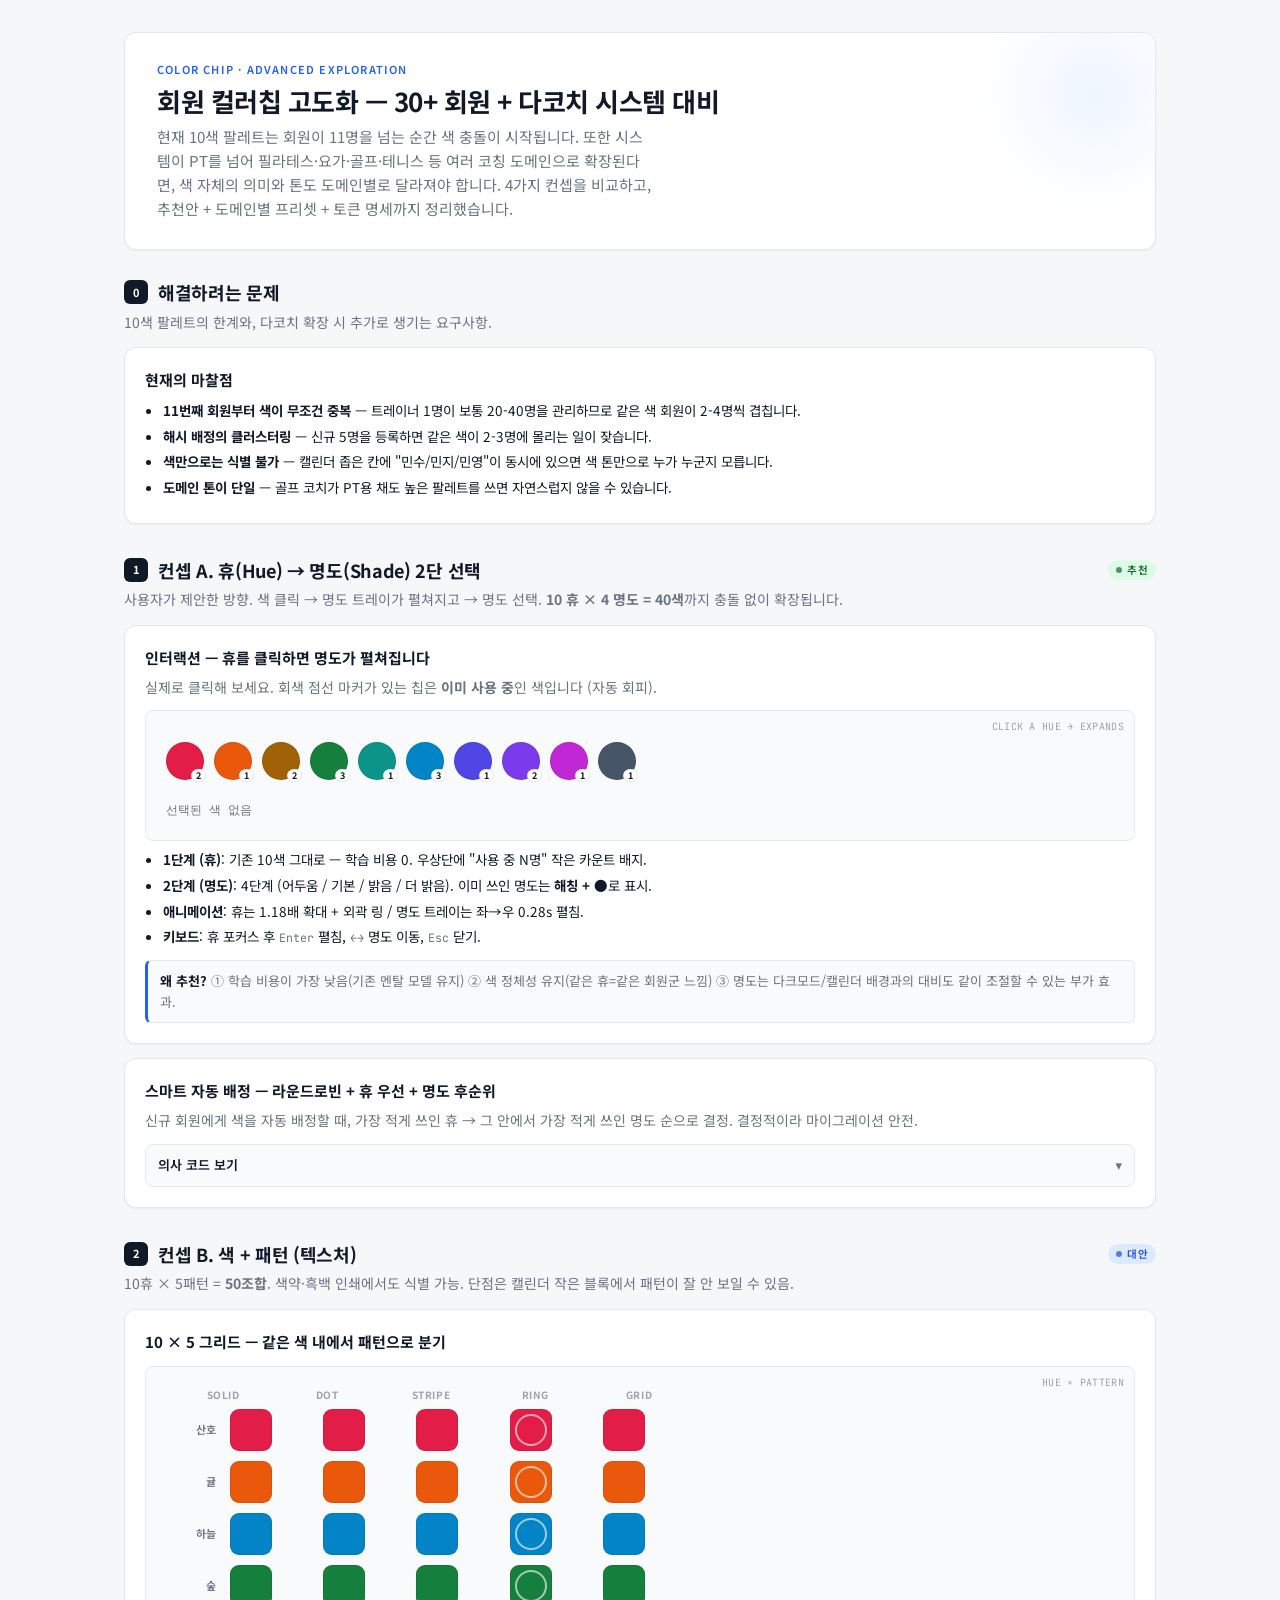
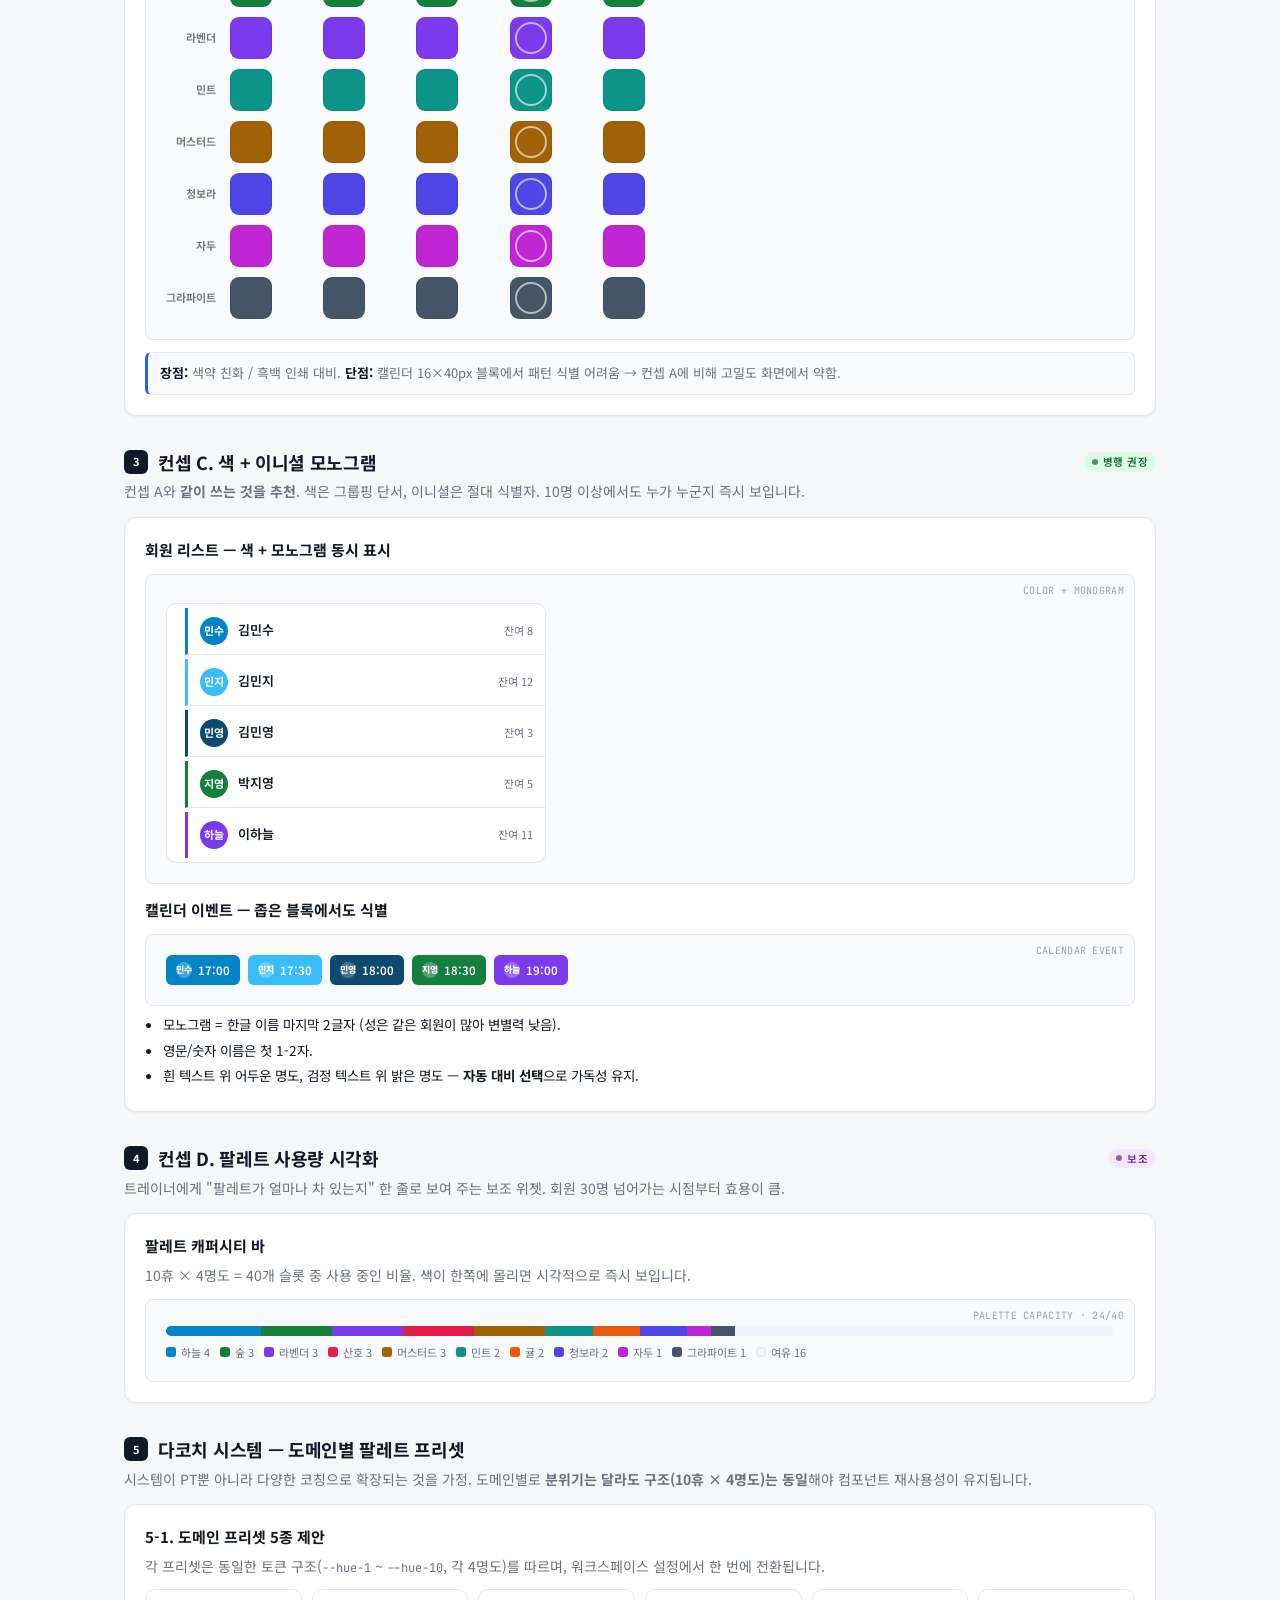
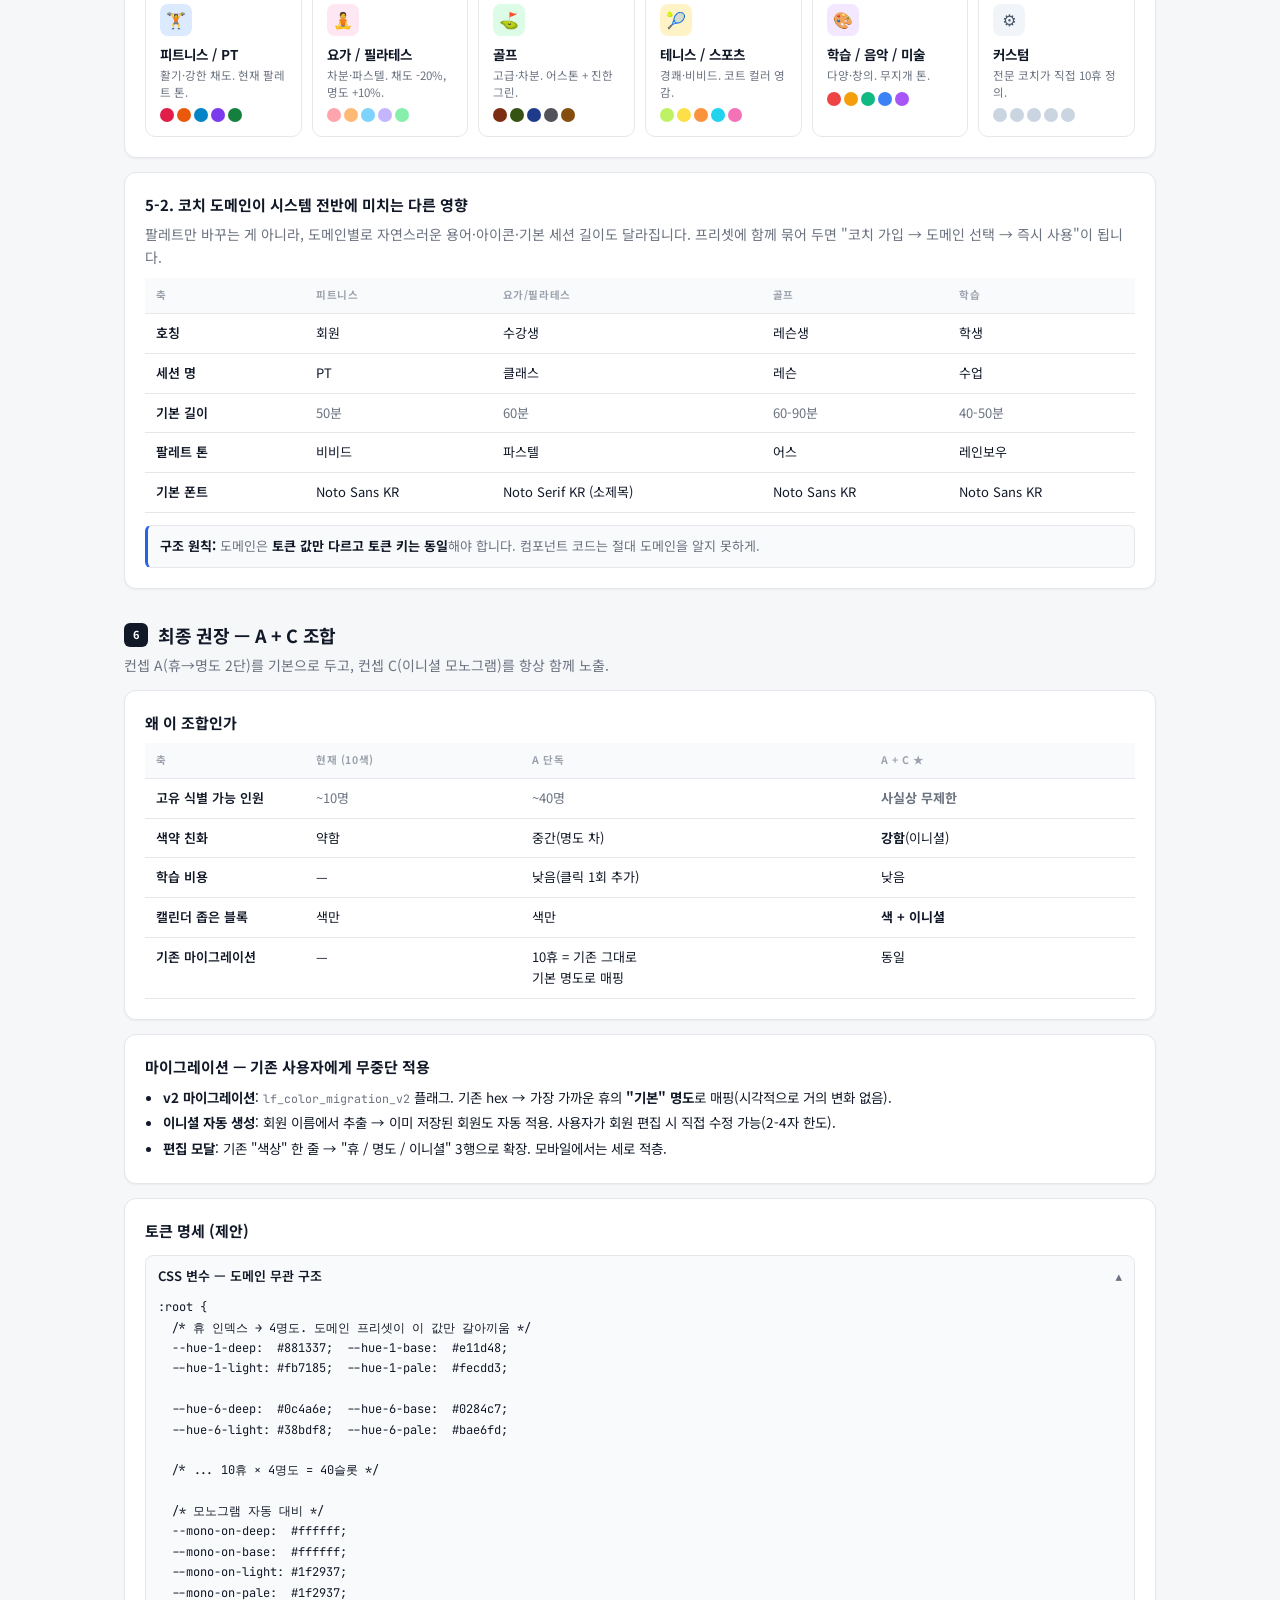
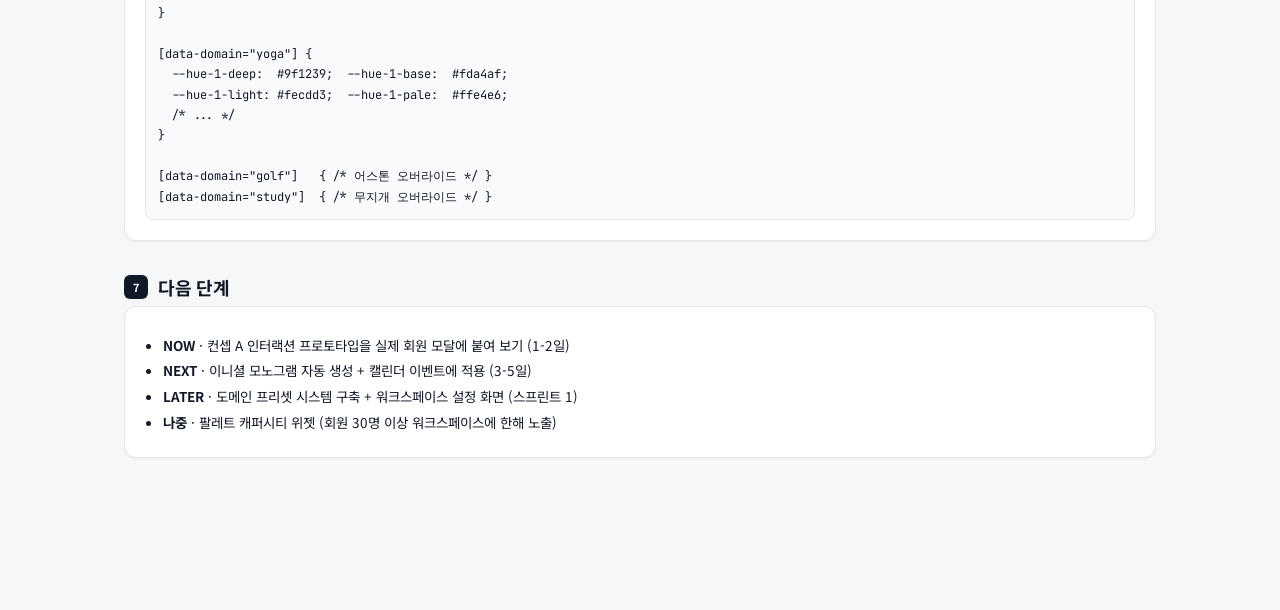
<file: docs/color-chip-ideas.html>
<!doctype html>
<html lang="ko">
<head>
<meta charset="utf-8" />
<meta name="viewport" content="width=device-width,initial-scale=1" />
<title>회원 컬러칩 고도화 탐색</title>
<link href="https://fonts.googleapis.com/css2?family=Noto+Sans+KR:wght@400;500;600;700;800&family=JetBrains+Mono:wght@400;500&display=swap" rel="stylesheet">
<style>
  :root{
    --primary:#2563eb; --primary-soft:#eff6ff;
    --slate:#111827; --bg:#f6f7f9; --surface:#fff;
    --surface-soft:#f9fafb;
    --border:#e5e7eb; --border-strong:#d1d5db;
    --text:#111827; --text-muted:#6b7280; --text-faint:#9ca3af;
    --danger:#dc2626; --danger-bg:#fee2e2;
    --info-bg:#dbeafe; --info-text:#1d4ed8;
    --success:#16a34a; --success-bg:#dcfce7;
    --warn:#f59e0b; --warn-bg:#fef3c7;
    --radius:8px; --radius-lg:12px;
    --shadow-sm:0 1px 2px rgba(0,0,0,.05);
    --shadow-md:0 4px 14px rgba(0,0,0,.10);
  }
  *{box-sizing:border-box}
  html,body{margin:0;background:var(--bg);color:var(--text);font-family:'Noto Sans KR',system-ui,sans-serif;font-size:15px;line-height:1.6;-webkit-font-smoothing:antialiased}
  .mono{font-family:'JetBrains Mono',ui-monospace,monospace;font-size:.86em;color:var(--text-muted)}
  .wrap{max-width:1080px;margin:0 auto;padding:32px 24px 120px}
  @media (max-width:640px){ .wrap{padding:20px 16px 80px} }

  .hero{background:var(--surface);border:1px solid var(--border);border-radius:var(--radius-lg);padding:28px 32px;margin-bottom:28px;box-shadow:var(--shadow-sm);position:relative;overflow:hidden}
  .hero::after{content:"";position:absolute;right:-60px;top:-60px;width:240px;height:240px;border-radius:50%;background:radial-gradient(circle,var(--primary-soft),transparent 70%);pointer-events:none}
  .eyebrow{font-size:11px;font-weight:600;color:var(--primary);letter-spacing:1.2px;text-transform:uppercase}
  h1{margin:6px 0 8px;font-size:26px;letter-spacing:-.5px;line-height:1.25}
  .hero p{margin:0;color:var(--text-muted);max-width:62ch}

  section{margin-bottom:32px}
  section > h2{display:flex;align-items:center;gap:10px;font-size:18px;letter-spacing:-.3px;margin:0 0 4px}
  section > h2 .num{display:inline-grid;place-items:center;width:24px;height:24px;border-radius:6px;background:var(--slate);color:#fff;font-size:11px;font-weight:700}
  section > .lede{margin:0 0 14px;color:var(--text-muted);font-size:14px}

  .card{background:var(--surface);border:1px solid var(--border);border-radius:var(--radius-lg);padding:20px;box-shadow:var(--shadow-sm)}
  .card + .card{margin-top:14px}
  .card h3{margin:0 0 6px;font-size:15px;font-weight:700;display:flex;gap:8px;align-items:center;flex-wrap:wrap}
  .card p.body{margin:0 0 10px;font-size:14px;color:var(--text-muted)}
  .card ul{margin:8px 0 0;padding-left:18px;font-size:13.5px}
  .card li{margin:4px 0}

  .demo{background:var(--surface-soft);border:1px solid var(--border);border-radius:var(--radius);padding:20px;position:relative;margin-top:12px}
  .demo-label{position:absolute;top:8px;right:10px;font-family:'JetBrains Mono',monospace;font-size:10px;color:var(--text-faint);letter-spacing:.3px}

  .tag{display:inline-flex;align-items:center;gap:5px;font-size:10.5px;font-weight:600;letter-spacing:.4px;text-transform:uppercase;padding:3px 8px;border-radius:999px;line-height:1.3}
  .tag.rec{background:var(--success-bg);color:#166534}
  .tag.alt{background:var(--info-bg);color:var(--info-text)}
  .tag.new{background:#f3e8ff;color:#6b21a8}
  .tag::before{content:"";width:6px;height:6px;border-radius:50%;background:currentColor;opacity:.7}

  .note{margin-top:12px;padding:10px 12px;background:var(--surface-soft);border:1px solid var(--border);border-left:3px solid var(--primary);border-radius:6px;font-size:13px;color:var(--text-muted)}
  .note b{color:var(--text)}

  /* ===== Concept 1 — hue → shade expansion ===== */
  .c1-stage{display:flex;flex-wrap:wrap;gap:10px;align-items:center;min-height:60px}
  .c1-hue{
    width:38px;height:38px;border-radius:50%;cursor:pointer;flex-shrink:0;
    transition:transform .25s cubic-bezier(.2,.8,.2,1),box-shadow .25s;
    box-shadow:inset 0 0 0 1px rgba(0,0,0,.08);position:relative;
  }
  .c1-hue:hover{transform:scale(1.08)}
  .c1-hue.is-open{transform:scale(1.18);box-shadow:inset 0 0 0 1px rgba(0,0,0,.08),0 0 0 3px var(--surface),0 0 0 5px currentColor}
  .c1-hue .used-pip{position:absolute;bottom:-2px;right:-2px;background:#fff;color:var(--text);font-size:9px;font-weight:700;padding:1px 4px;border-radius:999px;border:1px solid var(--border);line-height:1}
  .c1-shades{
    display:inline-flex;background:var(--surface);border:1px solid var(--border);border-radius:999px;
    padding:5px;gap:5px;align-items:center;box-shadow:var(--shadow-md);
    animation:popOpen .28s cubic-bezier(.2,.8,.2,1);transform-origin:left center;
  }
  @keyframes popOpen{from{opacity:0;transform:scaleX(.4)}to{opacity:1;transform:scaleX(1)}}
  .c1-shade{width:28px;height:28px;border-radius:50%;cursor:pointer;position:relative;transition:transform .15s;flex-shrink:0;box-shadow:inset 0 0 0 1px rgba(0,0,0,.06)}
  .c1-shade:hover{transform:scale(1.15)}
  .c1-shade.is-selected{box-shadow:inset 0 0 0 2px #fff,0 0 0 2px currentColor}
  .c1-shade.is-used::after{content:"";position:absolute;inset:0;border-radius:50%;background-image:repeating-linear-gradient(45deg,transparent 0 3px,rgba(255,255,255,.55) 3px 5px)}
  .c1-shade .used-dot{position:absolute;top:-3px;right:-3px;width:10px;height:10px;border-radius:50%;background:var(--surface);box-shadow:0 0 0 1.5px var(--text)}
  .c1-meta{font-size:12px;color:var(--text-muted);margin-top:10px;font-family:'JetBrains Mono',monospace}

  /* ===== Concept 2 — color + texture ===== */
  .c2{display:grid;grid-template-columns:auto repeat(5,1fr);gap:10px;align-items:center;max-width:520px}
  .c2 .h{font-size:10px;color:var(--text-faint);text-transform:uppercase;letter-spacing:.6px;font-weight:700;text-align:center}
  .c2 .l{font-size:11px;color:var(--text-muted);font-weight:600;padding-right:4px;text-align:right}
  .c2-cell{aspect-ratio:1;border-radius:9px;max-width:42px;cursor:pointer;position:relative;overflow:hidden;box-shadow:inset 0 0 0 1px rgba(0,0,0,.08)}
  .p-solid{}
  .p-dot{background-image:radial-gradient(rgba(255,255,255,.55) 1.8px,transparent 2px);background-size:7px 7px}
  .p-stripe{background-image:repeating-linear-gradient(45deg,transparent 0 3.5px,rgba(255,255,255,.5) 3.5px 6px)}
  .p-ring::after{content:"";position:absolute;inset:5px;border-radius:50%;border:2.5px solid rgba(255,255,255,.6)}
  .p-grid{background-image:linear-gradient(rgba(255,255,255,.4) 1px,transparent 1px),linear-gradient(90deg,rgba(255,255,255,.4) 1px,transparent 1px);background-size:7px 7px}

  /* ===== Concept 3 — monogram pairing ===== */
  .c3-list{list-style:none;margin:0;padding:0;border:1px solid var(--border);border-radius:10px;background:var(--surface);overflow:hidden}
  .c3-list li{display:flex;align-items:center;gap:10px;padding:9px 12px;border-bottom:1px solid var(--border);font-size:13px;border-left:3px solid var(--accent,#0284c7)}
  .c3-list li:last-child{border-bottom:none}
  .c3-mono{width:28px;height:28px;border-radius:50%;display:grid;place-items:center;color:#fff;font-weight:700;font-size:11px;letter-spacing:-.3px;flex-shrink:0;background:var(--accent)}
  .c3-list .nm{font-weight:600}
  .c3-list .meta{margin-left:auto;font-size:11px;color:var(--text-muted)}

  /* ===== Concept 4 — calendar event ===== */
  .ev-row{display:flex;gap:8px;flex-wrap:wrap}
  .ev{padding:6px 10px;border-radius:6px;color:#fff;font-size:11.5px;font-weight:600;display:inline-flex;align-items:center;gap:6px;box-shadow:var(--shadow-sm)}
  .ev .ini{display:inline-grid;place-items:center;width:16px;height:16px;border-radius:50%;background:rgba(255,255,255,.25);font-size:9px;font-weight:800;letter-spacing:-.2px}

  /* ===== domain selector ===== */
  .domain-grid{display:grid;grid-template-columns:repeat(auto-fit,minmax(150px,1fr));gap:10px;margin-top:6px}
  .domain{background:var(--surface);border:1px solid var(--border);border-radius:10px;padding:14px;position:relative;cursor:pointer;transition:border-color .2s,box-shadow .2s}
  .domain:hover{border-color:var(--primary);box-shadow:var(--shadow-sm)}
  .domain .icon{width:32px;height:32px;border-radius:8px;display:grid;place-items:center;font-size:16px;margin-bottom:8px}
  .domain h4{margin:0 0 2px;font-size:13.5px;font-weight:700}
  .domain p{margin:0;font-size:11.5px;color:var(--text-muted);line-height:1.45}
  .domain .palette-mini{display:flex;gap:3px;margin-top:8px}
  .domain .palette-mini i{width:14px;height:14px;border-radius:50%}

  /* ===== before/after table ===== */
  table.cmp{width:100%;border-collapse:collapse;font-size:13px;margin-top:8px}
  table.cmp th,table.cmp td{text-align:left;padding:9px 11px;border-bottom:1px solid var(--border);vertical-align:top}
  table.cmp th{font-size:10.5px;color:var(--text-faint);text-transform:uppercase;letter-spacing:.6px;font-weight:700;background:var(--surface-soft)}
  table.cmp td.k{font-weight:600;width:160px}
  table.cmp .num{font-variant-numeric:tabular-nums;color:var(--text-muted)}

  /* ===== capacity bar ===== */
  .cap{display:flex;height:10px;background:#f1f5f9;border-radius:999px;overflow:hidden;margin-top:6px}
  .cap i{display:block;height:100%}
  .cap-legend{display:flex;flex-wrap:wrap;gap:10px;margin-top:8px;font-size:11px;color:var(--text-muted)}
  .cap-legend span{display:inline-flex;align-items:center;gap:5px}
  .cap-legend i{width:10px;height:10px;border-radius:3px}

  details.tk{margin-top:12px;border:1px solid var(--border);border-radius:8px;background:var(--surface-soft)}
  details.tk summary{cursor:pointer;padding:10px 12px;font-weight:600;font-size:13px;list-style:none}
  details.tk summary::-webkit-details-marker{display:none}
  details.tk summary::after{content:"▾";float:right;color:var(--text-muted)}
  details.tk[open] summary::after{content:"▴"}
  details.tk pre{margin:0;padding:0 12px 12px;font-family:'JetBrains Mono',monospace;font-size:12px;line-height:1.7;color:var(--text);overflow-x:auto;white-space:pre-wrap;word-break:break-all}
</style>
</head>
<body>
<div class="wrap">

  <!-- HERO -->
  <div class="hero">
    <div class="eyebrow">Color chip · advanced exploration</div>
    <h1>회원 컬러칩 고도화 — 30+ 회원 + 다코치 시스템 대비</h1>
    <p>현재 10색 팔레트는 회원이 11명을 넘는 순간 색 충돌이 시작됩니다. 또한 시스템이 PT를 넘어 필라테스·요가·골프·테니스 등 여러 코칭 도메인으로 확장된다면, 색 자체의 의미와 톤도 도메인별로 달라져야 합니다. 4가지 컨셉을 비교하고, 추천안 + 도메인별 프리셋 + 토큰 명세까지 정리했습니다.</p>
  </div>

  <!-- 0. PROBLEM -->
  <section>
    <h2><span class="num">0</span>해결하려는 문제</h2>
    <p class="lede">10색 팔레트의 한계와, 다코치 확장 시 추가로 생기는 요구사항.</p>

    <div class="card">
      <h3>현재의 마찰점</h3>
      <ul>
        <li><b>11번째 회원부터 색이 무조건 중복</b> — 트레이너 1명이 보통 20-40명을 관리하므로 같은 색 회원이 2-4명씩 겹칩니다.</li>
        <li><b>해시 배정의 클러스터링</b> — 신규 5명을 등록하면 같은 색이 2-3명에 몰리는 일이 잦습니다.</li>
        <li><b>색만으로는 식별 불가</b> — 캘린더 좁은 칸에 "민수/민지/민영"이 동시에 있으면 색 톤만으로 누가 누군지 모릅니다.</li>
        <li><b>도메인 톤이 단일</b> — 골프 코치가 PT용 채도 높은 팔레트를 쓰면 자연스럽지 않을 수 있습니다.</li>
      </ul>
    </div>
  </section>

  <!-- 1. CONCEPT 1 — hue→shade -->
  <section>
    <h2><span class="num">1</span>컨셉 A. 휴(Hue) → 명도(Shade) 2단 선택 <span class="tag rec" style="margin-left:auto">추천</span></h2>
    <p class="lede">사용자가 제안한 방향. 색 클릭 → 명도 트레이가 펼쳐지고 → 명도 선택. <b>10 휴 × 4 명도 = 40색</b>까지 충돌 없이 확장됩니다.</p>

    <div class="card">
      <h3>인터랙션 — 휴를 클릭하면 명도가 펼쳐집니다</h3>
      <p class="body">실제로 클릭해 보세요. 회색 점선 마커가 있는 칩은 <b>이미 사용 중</b>인 색입니다 (자동 회피).</p>

      <div class="demo">
        <div class="demo-label">CLICK A HUE → EXPANDS</div>
        <div class="c1-stage" id="c1Stage"></div>
        <div class="c1-meta" id="c1Meta">선택된 색 없음</div>
      </div>

      <ul>
        <li><b>1단계 (휴)</b>: 기존 10색 그대로 — 학습 비용 0. 우상단에 "사용 중 N명" 작은 카운트 배지.</li>
        <li><b>2단계 (명도)</b>: 4단계 (어두움 / 기본 / 밝음 / 더 밝음). 이미 쓰인 명도는 <b>해칭 + ●</b>로 표시.</li>
        <li><b>애니메이션</b>: 휴는 1.18배 확대 + 외곽 링 / 명도 트레이는 좌→우 0.28s 펼침.</li>
        <li><b>키보드</b>: 휴 포커스 후 <span class="mono">Enter</span> 펼침, <span class="mono">←→</span> 명도 이동, <span class="mono">Esc</span> 닫기.</li>
      </ul>

      <div class="note"><b>왜 추천?</b> ① 학습 비용이 가장 낮음(기존 멘탈 모델 유지) ② 색 정체성 유지(같은 휴=같은 회원군 느낌) ③ 명도는 다크모드/캘린더 배경과의 대비도 같이 조절할 수 있는 부가 효과.</div>
    </div>

    <div class="card">
      <h3>스마트 자동 배정 — 라운드로빈 + 휴 우선 + 명도 후순위</h3>
      <p class="body">신규 회원에게 색을 자동 배정할 때, 가장 적게 쓰인 휴 → 그 안에서 가장 적게 쓰인 명도 순으로 결정. 결정적이라 마이그레이션 안전.</p>
      <details class="tk">
        <summary>의사 코드 보기</summary>
<pre>function autoAssign(members, palette) {
  // palette: [{hue:'sky', shades:['#0c4a6e','#0284c7','#38bdf8','#bae6fd']}, ...]
  const used = countByHueShade(members);

  // 1. 가장 적게 쓰인 휴 후보들
  const minHueCount = Math.min(...palette.map(h => used.hue[h.id] ?? 0));
  const hueCandidates = palette.filter(h => (used.hue[h.id] ?? 0) === minHueCount);

  // 2. 이름 해시로 결정적 휴 선택 (tie-break)
  const hue = hueCandidates[hash(name) % hueCandidates.length];

  // 3. 그 휴 안에서 가장 적게 쓰인 명도
  const shadeCounts = hue.shades.map(s => used.shade[s] ?? 0);
  const minShade = Math.min(...shadeCounts);
  const shadeIdx = shadeCounts.findIndex(c => c === minShade);

  return hue.shades[shadeIdx];
}</pre>
      </details>
    </div>
  </section>

  <!-- 2. CONCEPT 2 — pattern -->
  <section>
    <h2><span class="num">2</span>컨셉 B. 색 + 패턴 (텍스처) <span class="tag alt" style="margin-left:auto">대안</span></h2>
    <p class="lede">10휴 × 5패턴 = <b>50조합</b>. 색약·흑백 인쇄에서도 식별 가능. 단점은 캘린더 작은 블록에서 패턴이 잘 안 보일 수 있음.</p>

    <div class="card">
      <h3>10 × 5 그리드 — 같은 색 내에서 패턴으로 분기</h3>
      <div class="demo">
        <div class="demo-label">HUE × PATTERN</div>
        <div class="c2">
          <div></div>
          <div class="h">solid</div><div class="h">dot</div><div class="h">stripe</div><div class="h">ring</div><div class="h">grid</div>
        </div>
        <div class="c2" id="c2Grid" style="margin-top:6px"></div>
      </div>
      <div class="note"><b>장점:</b> 색약 친화 / 흑백 인쇄 대비. <b>단점:</b> 캘린더 16×40px 블록에서 패턴 식별 어려움 → 컨셉 A에 비해 고밀도 화면에서 약함.</div>
    </div>
  </section>

  <!-- 3. CONCEPT 3 — color + monogram -->
  <section>
    <h2><span class="num">3</span>컨셉 C. 색 + 이니셜 모노그램 <span class="tag rec" style="margin-left:auto">병행 권장</span></h2>
    <p class="lede">컨셉 A와 <b>같이 쓰는 것을 추천</b>. 색은 그룹핑 단서, 이니셜은 절대 식별자. 10명 이상에서도 누가 누군지 즉시 보입니다.</p>

    <div class="card">
      <h3>회원 리스트 — 색 + 모노그램 동시 표시</h3>
      <div class="demo">
        <div class="demo-label">COLOR + MONOGRAM</div>
        <ul class="c3-list" style="max-width:380px">
          <li style="--accent:#0284c7"><span class="c3-mono">민수</span><span class="nm">김민수</span><span class="meta">잔여 8</span></li>
          <li style="--accent:#38bdf8"><span class="c3-mono">민지</span><span class="nm">김민지</span><span class="meta">잔여 12</span></li>
          <li style="--accent:#0c4a6e"><span class="c3-mono">민영</span><span class="nm">김민영</span><span class="meta">잔여 3</span></li>
          <li style="--accent:#15803d"><span class="c3-mono">지영</span><span class="nm">박지영</span><span class="meta">잔여 5</span></li>
          <li style="--accent:#7c3aed"><span class="c3-mono">하늘</span><span class="nm">이하늘</span><span class="meta">잔여 11</span></li>
        </ul>
      </div>

      <h3 style="margin-top:14px">캘린더 이벤트 — 좁은 블록에서도 식별</h3>
      <div class="demo">
        <div class="demo-label">CALENDAR EVENT</div>
        <div class="ev-row">
          <div class="ev" style="background:#0284c7"><span class="ini">민수</span> 17:00</div>
          <div class="ev" style="background:#38bdf8"><span class="ini">민지</span> 17:30</div>
          <div class="ev" style="background:#0c4a6e"><span class="ini">민영</span> 18:00</div>
          <div class="ev" style="background:#15803d"><span class="ini">지영</span> 18:30</div>
          <div class="ev" style="background:#7c3aed"><span class="ini">하늘</span> 19:00</div>
        </div>
      </div>

      <ul>
        <li>모노그램 = 한글 이름 마지막 2글자 (성은 같은 회원이 많아 변별력 낮음).</li>
        <li>영문/숫자 이름은 첫 1-2자.</li>
        <li>흰 텍스트 위 어두운 명도, 검정 텍스트 위 밝은 명도 — <b>자동 대비 선택</b>으로 가독성 유지.</li>
      </ul>
    </div>
  </section>

  <!-- 4. CONCEPT 4 — capacity -->
  <section>
    <h2><span class="num">4</span>컨셉 D. 팔레트 사용량 시각화 <span class="tag new" style="margin-left:auto">보조</span></h2>
    <p class="lede">트레이너에게 "팔레트가 얼마나 차 있는지" 한 줄로 보여 주는 보조 위젯. 회원 30명 넘어가는 시점부터 효용이 큼.</p>

    <div class="card">
      <h3>팔레트 캐퍼시티 바</h3>
      <p class="body">10휴 × 4명도 = 40개 슬롯 중 사용 중인 비율. 색이 한쪽에 몰리면 시각적으로 즉시 보입니다.</p>
      <div class="demo">
        <div class="demo-label">PALETTE CAPACITY · 24/40</div>
        <div class="cap" id="capBar"></div>
        <div class="cap-legend">
          <span><i style="background:#0284c7"></i>하늘 4</span>
          <span><i style="background:#15803d"></i>숲 3</span>
          <span><i style="background:#7c3aed"></i>라벤더 3</span>
          <span><i style="background:#e11d48"></i>산호 3</span>
          <span><i style="background:#a16207"></i>머스터드 3</span>
          <span><i style="background:#0d9488"></i>민트 2</span>
          <span><i style="background:#ea580c"></i>귤 2</span>
          <span><i style="background:#4f46e5"></i>청보라 2</span>
          <span><i style="background:#c026d3"></i>자두 1</span>
          <span><i style="background:#475569"></i>그라파이트 1</span>
          <span><i style="background:#f1f5f9;border:1px solid var(--border)"></i>여유 16</span>
        </div>
      </div>
    </div>
  </section>

  <!-- 5. DOMAIN PRESETS -->
  <section>
    <h2><span class="num">5</span>다코치 시스템 — 도메인별 팔레트 프리셋</h2>
    <p class="lede">시스템이 PT뿐 아니라 다양한 코칭으로 확장되는 것을 가정. 도메인별로 <b>분위기는 달라도 구조(10휴 × 4명도)는 동일</b>해야 컴포넌트 재사용성이 유지됩니다.</p>

    <div class="card">
      <h3>5-1. 도메인 프리셋 5종 제안</h3>
      <p class="body">각 프리셋은 동일한 토큰 구조(<span class="mono">--hue-1</span> ~ <span class="mono">--hue-10</span>, 각 4명도)를 따르며, 워크스페이스 설정에서 한 번에 전환됩니다.</p>

      <div class="domain-grid">
        <div class="domain">
          <div class="icon" style="background:#dbeafe;color:#1d4ed8">🏋️</div>
          <h4>피트니스 / PT</h4>
          <p>활기·강한 채도. 현재 팔레트 톤.</p>
          <div class="palette-mini"><i style="background:#e11d48"></i><i style="background:#ea580c"></i><i style="background:#0284c7"></i><i style="background:#7c3aed"></i><i style="background:#15803d"></i></div>
        </div>
        <div class="domain">
          <div class="icon" style="background:#fce7f3;color:#be185d">🧘</div>
          <h4>요가 / 필라테스</h4>
          <p>차분·파스텔. 채도 -20%, 명도 +10%.</p>
          <div class="palette-mini"><i style="background:#fda4af"></i><i style="background:#fdba74"></i><i style="background:#7dd3fc"></i><i style="background:#c4b5fd"></i><i style="background:#86efac"></i></div>
        </div>
        <div class="domain">
          <div class="icon" style="background:#dcfce7;color:#166534">⛳</div>
          <h4>골프</h4>
          <p>고급·차분. 어스톤 + 진한 그린.</p>
          <div class="palette-mini"><i style="background:#7c2d12"></i><i style="background:#365314"></i><i style="background:#1e3a8a"></i><i style="background:#52525b"></i><i style="background:#854d0e"></i></div>
        </div>
        <div class="domain">
          <div class="icon" style="background:#fef3c7;color:#854d0e">🎾</div>
          <h4>테니스 / 스포츠</h4>
          <p>경쾌·비비드. 코트 컬러 영감.</p>
          <div class="palette-mini"><i style="background:#bef264"></i><i style="background:#fde047"></i><i style="background:#fb923c"></i><i style="background:#22d3ee"></i><i style="background:#f472b6"></i></div>
        </div>
        <div class="domain">
          <div class="icon" style="background:#f3e8ff;color:#6b21a8">🎨</div>
          <h4>학습 / 음악 / 미술</h4>
          <p>다양·창의. 무지개 톤.</p>
          <div class="palette-mini"><i style="background:#ef4444"></i><i style="background:#f59e0b"></i><i style="background:#10b981"></i><i style="background:#3b82f6"></i><i style="background:#a855f7"></i></div>
        </div>
        <div class="domain">
          <div class="icon" style="background:#f1f5f9;color:#475569">⚙️</div>
          <h4>커스텀</h4>
          <p>전문 코치가 직접 10휴 정의.</p>
          <div class="palette-mini"><i style="background:#cbd5e1"></i><i style="background:#cbd5e1"></i><i style="background:#cbd5e1"></i><i style="background:#cbd5e1"></i><i style="background:#cbd5e1"></i></div>
        </div>
      </div>
    </div>

    <div class="card">
      <h3>5-2. 코치 도메인이 시스템 전반에 미치는 다른 영향</h3>
      <p class="body">팔레트만 바꾸는 게 아니라, 도메인별로 자연스러운 용어·아이콘·기본 세션 길이도 달라집니다. 프리셋에 함께 묶어 두면 "코치 가입 → 도메인 선택 → 즉시 사용"이 됩니다.</p>
      <table class="cmp">
        <thead><tr><th>축</th><th>피트니스</th><th>요가/필라테스</th><th>골프</th><th>학습</th></tr></thead>
        <tbody>
          <tr><td class="k">호칭</td><td>회원</td><td>수강생</td><td>레슨생</td><td>학생</td></tr>
          <tr><td class="k">세션 명</td><td>PT</td><td>클래스</td><td>레슨</td><td>수업</td></tr>
          <tr><td class="k">기본 길이</td><td><span class="num">50분</span></td><td><span class="num">60분</span></td><td><span class="num">60-90분</span></td><td><span class="num">40-50분</span></td></tr>
          <tr><td class="k">팔레트 톤</td><td>비비드</td><td>파스텔</td><td>어스</td><td>레인보우</td></tr>
          <tr><td class="k">기본 폰트</td><td>Noto Sans KR</td><td>Noto Serif KR (소제목)</td><td>Noto Sans KR</td><td>Noto Sans KR</td></tr>
        </tbody>
      </table>
      <div class="note"><b>구조 원칙:</b> 도메인은 <b>토큰 값만 다르고 토큰 키는 동일</b>해야 합니다. 컴포넌트 코드는 절대 도메인을 알지 못하게.</div>
    </div>
  </section>

  <!-- 6. RECOMMENDATION -->
  <section>
    <h2><span class="num">6</span>최종 권장 — A + C 조합</h2>
    <p class="lede">컨셉 A(휴→명도 2단)를 기본으로 두고, 컨셉 C(이니셜 모노그램)를 항상 함께 노출.</p>

    <div class="card">
      <h3>왜 이 조합인가</h3>
      <table class="cmp">
        <thead><tr><th>축</th><th>현재 (10색)</th><th>A 단독</th><th>A + C ★</th></tr></thead>
        <tbody>
          <tr><td class="k">고유 식별 가능 인원</td><td class="num">~10명</td><td class="num">~40명</td><td class="num"><b>사실상 무제한</b></td></tr>
          <tr><td class="k">색약 친화</td><td>약함</td><td>중간(명도 차)</td><td><b>강함</b>(이니셜)</td></tr>
          <tr><td class="k">학습 비용</td><td>—</td><td>낮음(클릭 1회 추가)</td><td>낮음</td></tr>
          <tr><td class="k">캘린더 좁은 블록</td><td>색만</td><td>색만</td><td><b>색 + 이니셜</b></td></tr>
          <tr><td class="k">기존 마이그레이션</td><td>—</td><td>10휴 = 기존 그대로<br>기본 명도로 매핑</td><td>동일</td></tr>
        </tbody>
      </table>
    </div>

    <div class="card">
      <h3>마이그레이션 — 기존 사용자에게 무중단 적용</h3>
      <ul>
        <li><b>v2 마이그레이션</b>: <span class="mono">lf_color_migration_v2</span> 플래그. 기존 hex → 가장 가까운 휴의 <b>"기본" 명도</b>로 매핑(시각적으로 거의 변화 없음).</li>
        <li><b>이니셜 자동 생성</b>: 회원 이름에서 추출 → 이미 저장된 회원도 자동 적용. 사용자가 회원 편집 시 직접 수정 가능(2-4자 한도).</li>
        <li><b>편집 모달</b>: 기존 "색상" 한 줄 → "휴 / 명도 / 이니셜" 3행으로 확장. 모바일에서는 세로 적층.</li>
      </ul>
    </div>

    <div class="card">
      <h3>토큰 명세 (제안)</h3>
      <details class="tk" open>
        <summary>CSS 변수 — 도메인 무관 구조</summary>
<pre>:root {
  /* 휴 인덱스 → 4명도. 도메인 프리셋이 이 값만 갈아끼움 */
  --hue-1-deep:  #881337;  --hue-1-base:  #e11d48;
  --hue-1-light: #fb7185;  --hue-1-pale:  #fecdd3;

  --hue-6-deep:  #0c4a6e;  --hue-6-base:  #0284c7;
  --hue-6-light: #38bdf8;  --hue-6-pale:  #bae6fd;

  /* ... 10휴 × 4명도 = 40슬롯 */

  /* 모노그램 자동 대비 */
  --mono-on-deep:  #ffffff;
  --mono-on-base:  #ffffff;
  --mono-on-light: #1f2937;
  --mono-on-pale:  #1f2937;
}

[data-domain="yoga"] {
  --hue-1-deep:  #9f1239;  --hue-1-base:  #fda4af;
  --hue-1-light: #fecdd3;  --hue-1-pale:  #ffe4e6;
  /* ... */
}

[data-domain="golf"]   { /* 어스톤 오버라이드 */ }
[data-domain="study"]  { /* 무지개 오버라이드 */ }</pre>
      </details>
    </div>
  </section>

  <!-- 7. NEXT -->
  <section>
    <h2><span class="num">7</span>다음 단계</h2>
    <div class="card">
      <ul>
        <li><b>NOW</b> · 컨셉 A 인터랙션 프로토타입을 실제 회원 모달에 붙여 보기 (1-2일)</li>
        <li><b>NEXT</b> · 이니셜 모노그램 자동 생성 + 캘린더 이벤트에 적용 (3-5일)</li>
        <li><b>LATER</b> · 도메인 프리셋 시스템 구축 + 워크스페이스 설정 화면 (스프린트 1)</li>
        <li><b>나중</b> · 팔레트 캐퍼시티 위젯 (회원 30명 이상 워크스페이스에 한해 노출)</li>
      </ul>
    </div>
  </section>

</div>

<script>
  // ===== Concept A — hue → shade =====
  const palette = [
    {name:'산호',     deep:'#881337', base:'#e11d48', light:'#fb7185', pale:'#fecdd3', used:[1,0,1,0]},
    {name:'귤',       deep:'#7c2d12', base:'#ea580c', light:'#fb923c', pale:'#fed7aa', used:[0,1,0,0]},
    {name:'머스터드', deep:'#713f12', base:'#a16207', light:'#ca8a04', pale:'#fde68a', used:[0,1,1,0]},
    {name:'숲',       deep:'#14532d', base:'#15803d', light:'#22c55e', pale:'#bbf7d0', used:[0,1,1,1]},
    {name:'민트',     deep:'#134e4a', base:'#0d9488', light:'#2dd4bf', pale:'#99f6e4', used:[0,1,0,0]},
    {name:'하늘',     deep:'#0c4a6e', base:'#0284c7', light:'#38bdf8', pale:'#bae6fd', used:[1,1,1,0]},
    {name:'청보라',   deep:'#312e81', base:'#4f46e5', light:'#818cf8', pale:'#c7d2fe', used:[0,1,0,0]},
    {name:'라벤더',   deep:'#4c1d95', base:'#7c3aed', light:'#a78bfa', pale:'#ddd6fe', used:[0,1,1,0]},
    {name:'자두',     deep:'#701a75', base:'#c026d3', light:'#e879f9', pale:'#f5d0fe', used:[0,1,0,0]},
    {name:'그라파이트',deep:'#1e293b',base:'#475569', light:'#94a3b8', pale:'#cbd5e1', used:[0,0,1,0]},
  ];

  const stage = document.getElementById('c1Stage');
  const meta = document.getElementById('c1Meta');
  let openIdx = -1;

  function render(){
    stage.innerHTML='';
    palette.forEach((h,i)=>{
      const hue = document.createElement('div');
      hue.className = 'c1-hue' + (openIdx===i?' is-open':'');
      hue.style.background = h.base;
      hue.style.color = h.base;
      hue.title = h.name;
      const totalUsed = h.used.reduce((a,b)=>a+b,0);
      if(totalUsed>0){
        const pip = document.createElement('span');
        pip.className='used-pip';
        pip.textContent = totalUsed;
        hue.appendChild(pip);
      }
      hue.onclick = ()=>{ openIdx = openIdx===i ? -1 : i; render(); };
      stage.appendChild(hue);

      if(openIdx===i){
        const tray = document.createElement('div');
        tray.className='c1-shades';
        ['deep','base','light','pale'].forEach((k,si)=>{
          const sh = document.createElement('div');
          sh.className='c1-shade' + (h.used[si]?' is-used':'');
          sh.style.background = h[k];
          sh.style.color = h[k];
          sh.title = h.name+' · '+k+(h.used[si]?' (사용 중)':'');
          if(h.used[si]){
            const dot = document.createElement('span');
            dot.className='used-dot';
            sh.appendChild(dot);
          }
          sh.onclick = (e)=>{
            e.stopPropagation();
            stage.querySelectorAll('.c1-shade').forEach(x=>x.classList.remove('is-selected'));
            sh.classList.add('is-selected');
            meta.textContent = '선택: '+h.name+' · '+k+'  →  '+h[k]+(h.used[si]?'  ⚠ 이미 사용 중':'  ✓ 새 색');
          };
          tray.appendChild(sh);
        });
        stage.appendChild(tray);
      }
    });
  }
  render();

  // ===== Concept B — texture grid =====
  const c2Grid = document.getElementById('c2Grid');
  const hues = ['#e11d48','#ea580c','#0284c7','#15803d','#7c3aed','#0d9488','#a16207','#4f46e5','#c026d3','#475569'];
  const labels = ['산호','귤','하늘','숲','라벤더','민트','머스터드','청보라','자두','그라파이트'];
  const patterns = ['p-solid','p-dot','p-stripe','p-ring','p-grid'];
  hues.forEach((c,i)=>{
    const lbl = document.createElement('div'); lbl.className='l'; lbl.textContent=labels[i];
    c2Grid.appendChild(lbl);
    patterns.forEach(p=>{
      const cell = document.createElement('div');
      cell.className='c2-cell '+p;
      cell.style.background = c;
      if(p==='p-dot' || p==='p-stripe' || p==='p-grid'){
        cell.style.backgroundColor = c;
      }
      c2Grid.appendChild(cell);
    });
  });

  // ===== Concept D — capacity bar =====
  const cap = document.getElementById('capBar');
  const segs = [
    {c:'#0284c7',w:10},{c:'#15803d',w:7.5},{c:'#7c3aed',w:7.5},{c:'#e11d48',w:7.5},
    {c:'#a16207',w:7.5},{c:'#0d9488',w:5},{c:'#ea580c',w:5},{c:'#4f46e5',w:5},
    {c:'#c026d3',w:2.5},{c:'#475569',w:2.5},{c:'#f1f5f9',w:40}
  ];
  segs.forEach(s=>{
    const i = document.createElement('i');
    i.style.width=s.w+'%';
    i.style.background=s.c;
    cap.appendChild(i);
  });
</script>

</body>
</html>
</file>
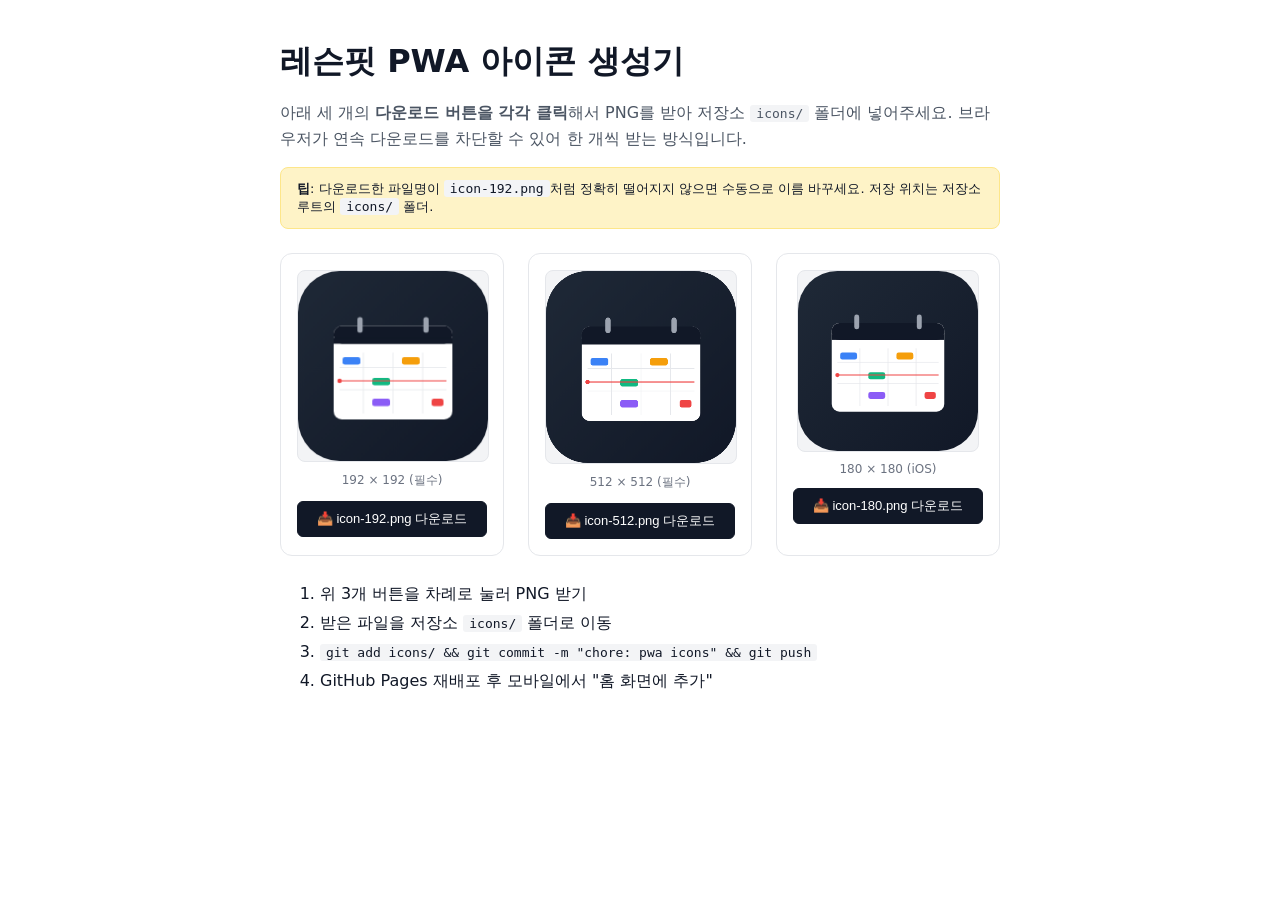
<file: tools/make-icons.html>
<!doctype html>
<html lang="ko">
<head>
<meta charset="utf-8">
<title>레슨핏 PWA 아이콘 생성기</title>
<style>
  body { font-family: system-ui, sans-serif; padding: 40px; max-width: 720px; margin: 0 auto; color: #111827; }
  h1 { margin: 0 0 8px; }
  p { color: #4b5563; line-height: 1.6; }
  .preview { display: grid; grid-template-columns: repeat(auto-fit, minmax(180px, 1fr)); gap: 24px; margin: 24px 0; }
  .item { text-align: center; padding: 16px; border: 1px solid #e5e7eb; border-radius: 12px; background: #fff; }
  canvas { border: 1px solid #e5e7eb; border-radius: 8px; max-width: 100%; height: auto; background: #f3f4f6; }
  .item button { margin-top: 12px; padding: 8px 16px; border-radius: 6px; border: 1px solid #111827; background: #111827; color: #fff; font-size: 13px; cursor: pointer; width: 100%; }
  .item button:hover { background: #1f2937; }
  .item .label { font-size: 12px; color: #6b7280; margin-top: 6px; }
  ol { line-height: 1.8; }
  code { background: #f3f4f6; padding: 1px 6px; border-radius: 3px; font-size: 13px; }
  .note { background: #fef3c7; border: 1px solid #fde68a; border-radius: 8px; padding: 12px 16px; margin: 16px 0; font-size: 13px; }
</style>
</head>
<body>
<h1>레슨핏 PWA 아이콘 생성기</h1>
<p>아래 세 개의 <b>다운로드 버튼을 각각 클릭</b>해서 PNG를 받아 저장소 <code>icons/</code> 폴더에 넣어주세요. 브라우저가 연속 다운로드를 차단할 수 있어 한 개씩 받는 방식입니다.</p>

<div class="note">
  <b>팁</b>: 다운로드한 파일명이 <code>icon-192.png</code>처럼 정확히 떨어지지 않으면 수동으로 이름 바꾸세요. 저장 위치는 저장소 루트의 <code>icons/</code> 폴더.
</div>

<div class="preview">
  <div class="item">
    <canvas id="c192" width="192" height="192"></canvas>
    <div class="label">192 × 192 (필수)</div>
    <button onclick="dl('c192','icon-192.png')">📥 icon-192.png 다운로드</button>
  </div>
  <div class="item">
    <canvas id="c512" width="512" height="512" style="width:192px;height:192px"></canvas>
    <div class="label">512 × 512 (필수)</div>
    <button onclick="dl('c512','icon-512.png')">📥 icon-512.png 다운로드</button>
  </div>
  <div class="item">
    <canvas id="c180" width="180" height="180"></canvas>
    <div class="label">180 × 180 (iOS)</div>
    <button onclick="dl('c180','icon-180.png')">📥 icon-180.png 다운로드</button>
  </div>
</div>

<ol style="margin-top:24px;">
  <li>위 3개 버튼을 차례로 눌러 PNG 받기</li>
  <li>받은 파일을 저장소 <code>icons/</code> 폴더로 이동</li>
  <li><code>git add icons/ &amp;&amp; git commit -m "chore: pwa icons" &amp;&amp; git push</code></li>
  <li>GitHub Pages 재배포 후 모바일에서 "홈 화면에 추가"</li>
</ol>

<script>
async function loadSVG() {
  const res = await fetch('../icons/icon.svg');
  return await res.text();
}

async function render(canvas, svgText) {
  const ctx = canvas.getContext('2d');
  const blob = new Blob([svgText], { type: 'image/svg+xml' });
  const url = URL.createObjectURL(blob);
  const img = new Image();
  await new Promise((res, rej) => { img.onload = res; img.onerror = rej; img.src = url; });
  ctx.clearRect(0, 0, canvas.width, canvas.height);
  ctx.drawImage(img, 0, 0, canvas.width, canvas.height);
  URL.revokeObjectURL(url);
}

function dl(canvasId, filename) {
  const canvas = document.getElementById(canvasId);
  canvas.toBlob(blob => {
    const a = document.createElement('a');
    a.href = URL.createObjectURL(blob);
    a.download = filename;
    document.body.appendChild(a);
    a.click();
    setTimeout(() => { URL.revokeObjectURL(a.href); a.remove(); }, 1000);
  }, 'image/png');
}

(async () => {
  const svg = await loadSVG();
  await render(document.getElementById('c192'), svg);
  await render(document.getElementById('c512'), svg);
  await render(document.getElementById('c180'), svg);
})();
</script>
</body>
</html>
</file>
